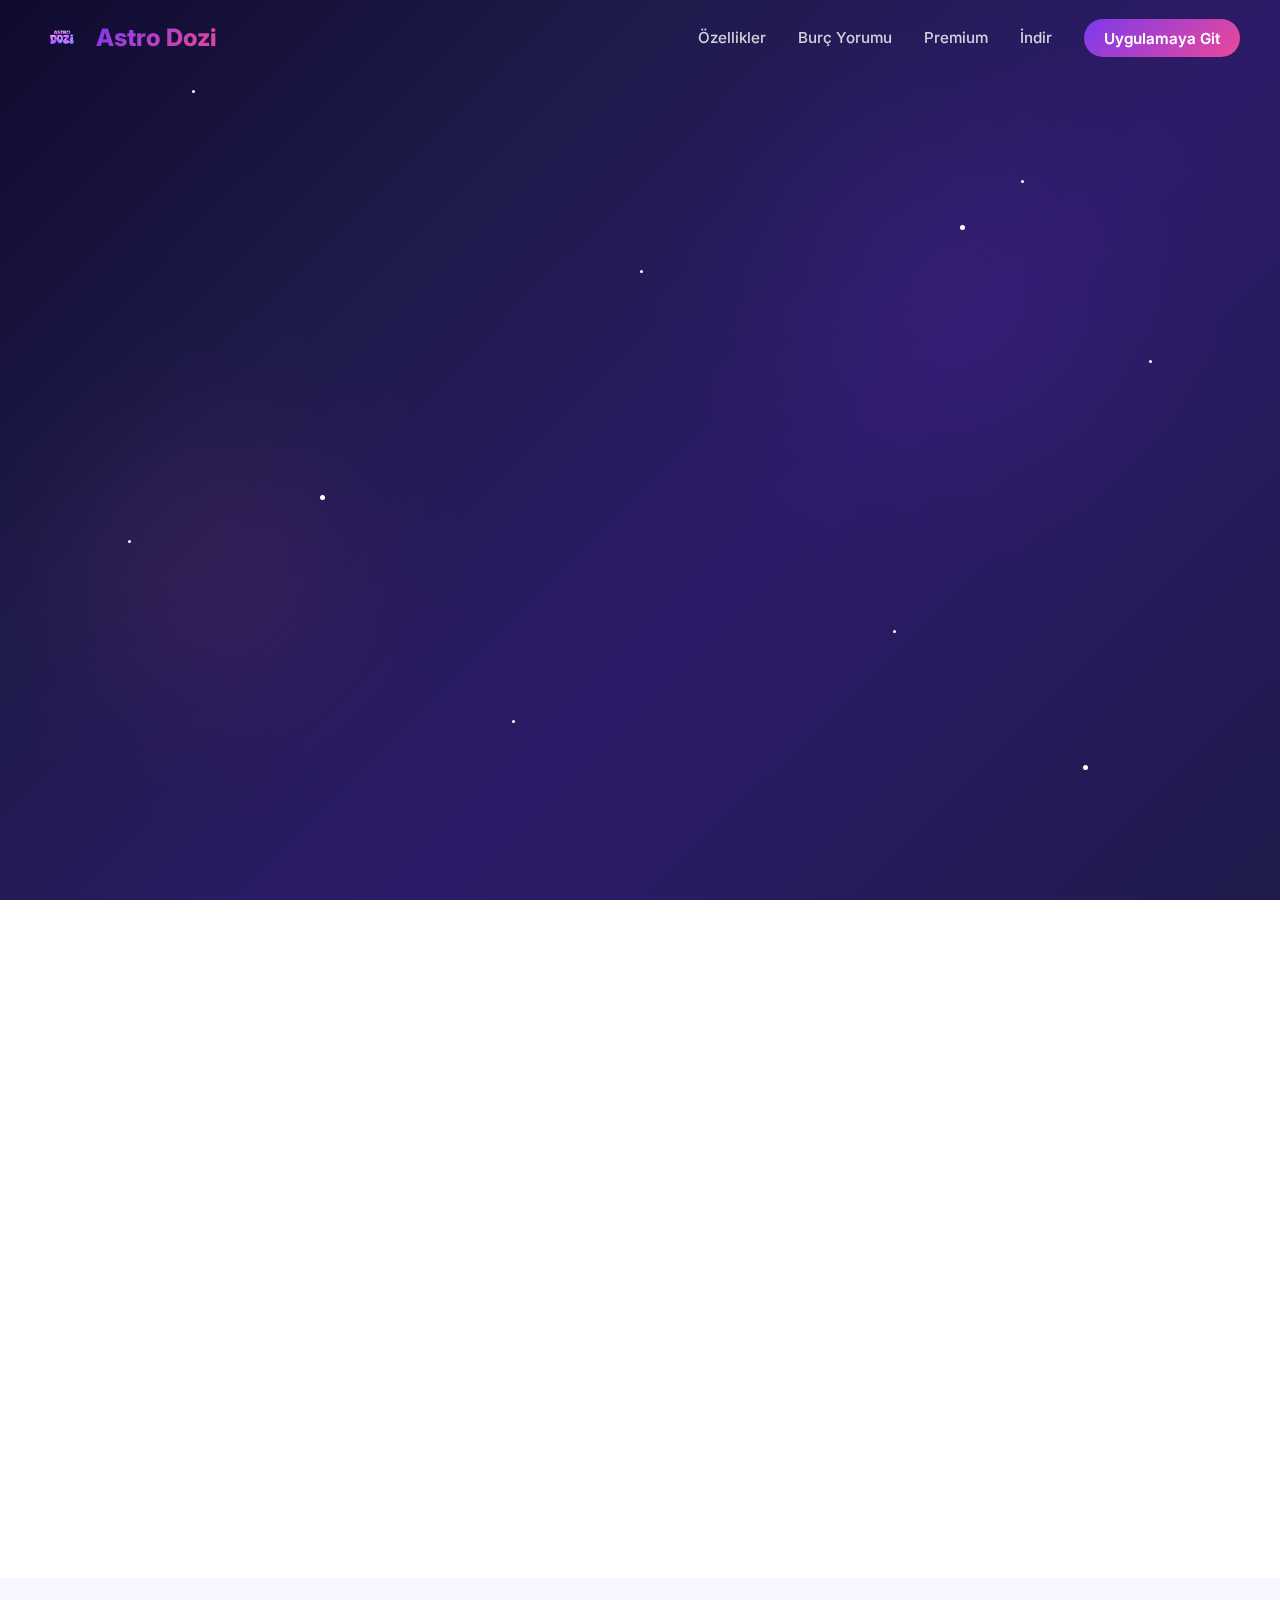
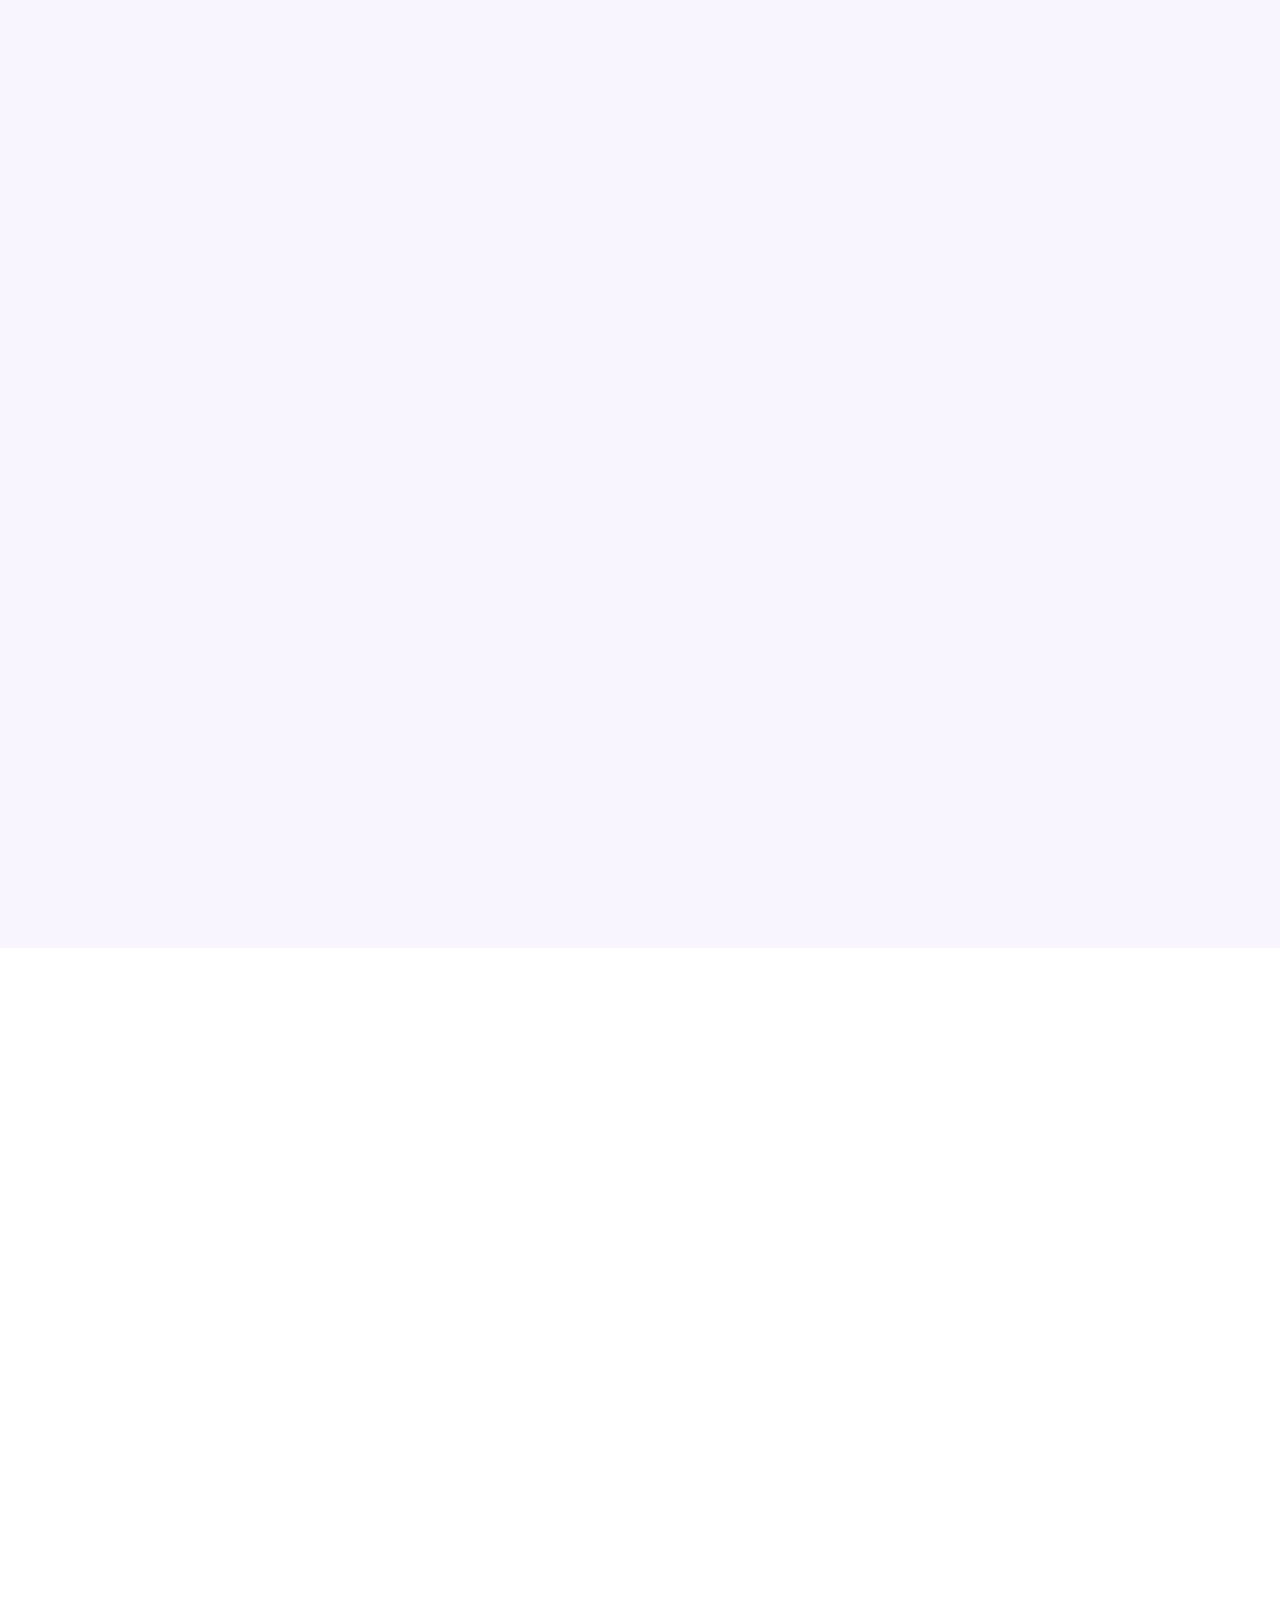
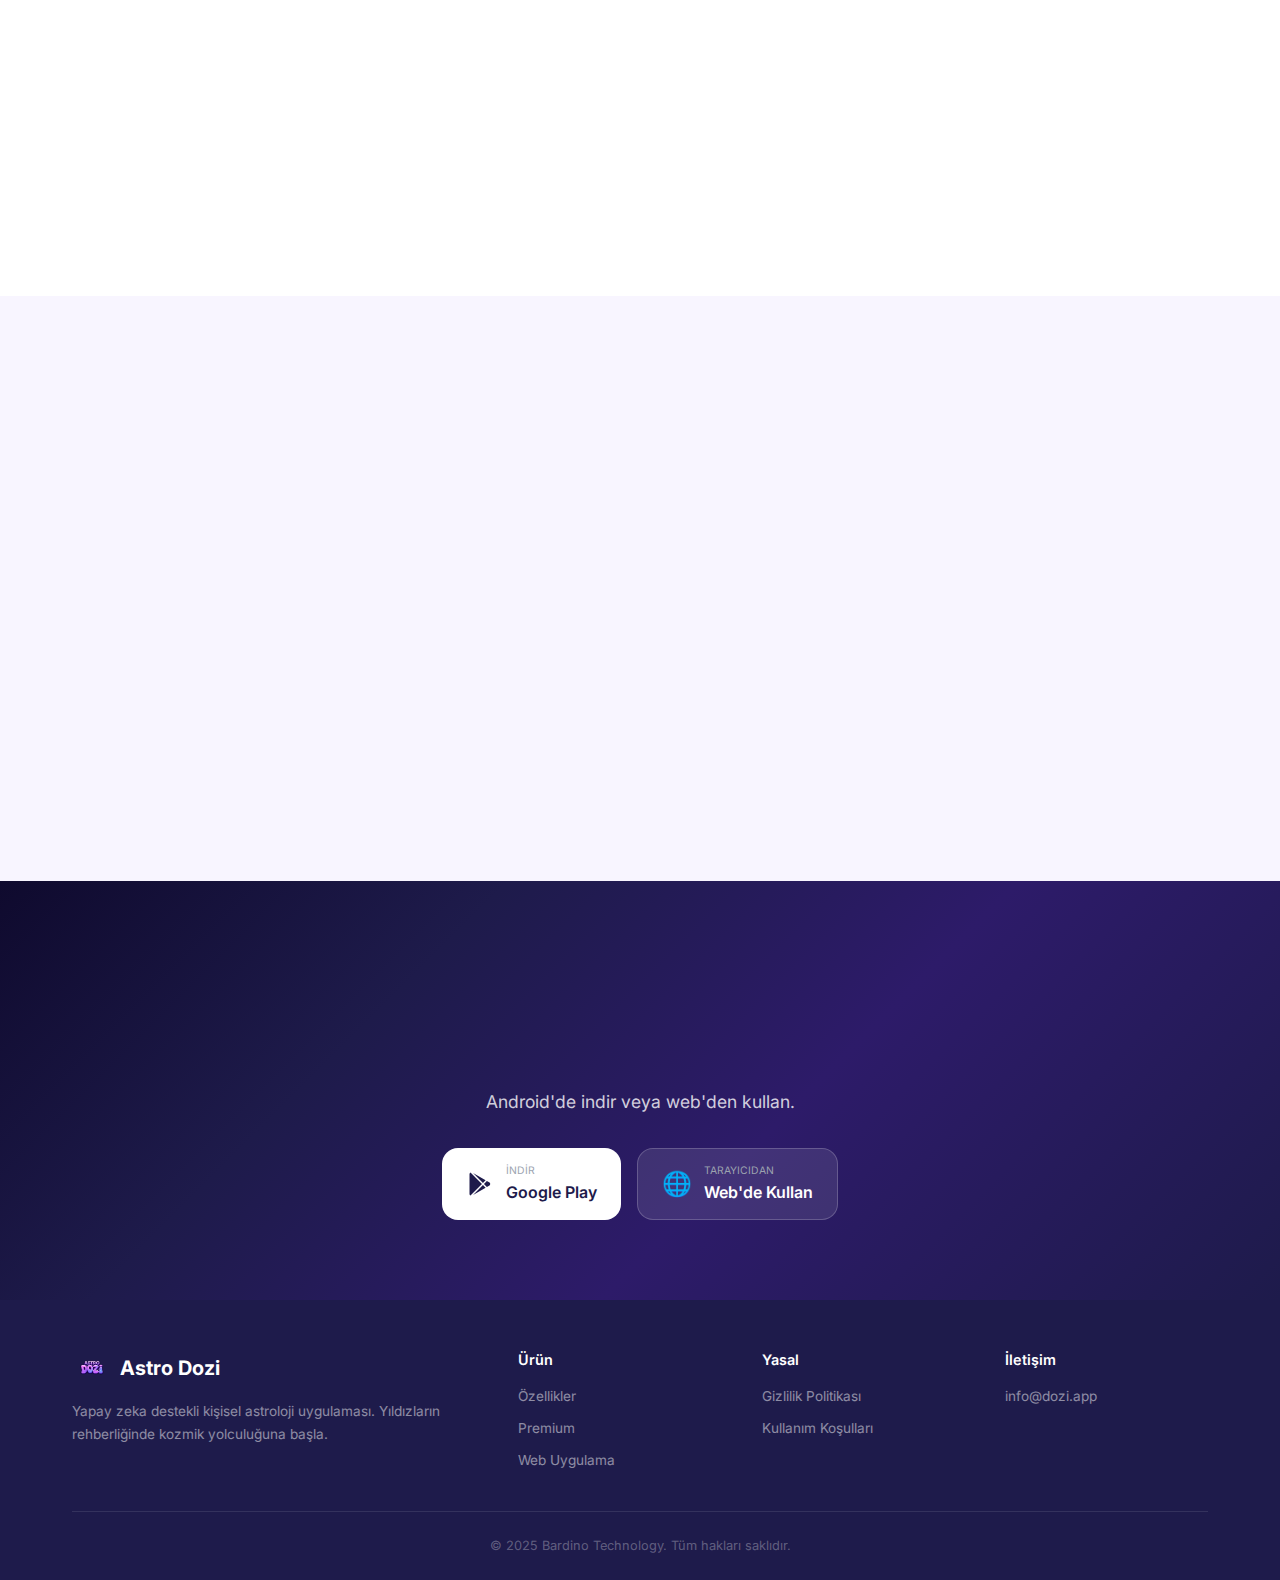
<file: index.html>
<!DOCTYPE html>
<html lang="tr">
<head>
    <meta charset="UTF-8">
    <meta name="viewport" content="width=device-width, initial-scale=1.0, maximum-scale=1.0, user-scalable=no">
    <meta name="description" content="Astro Dozi - Yapay zeka destekli kişisel astroloji uygulaması. Günlük burç yorumları, tarot falı, doğum haritası ve daha fazlası.">
    <meta name="keywords" content="burç yorumu, günlük burç, tarot falı, astroloji, doğum haritası, burç uyumu, yıldız haritası">
    <meta name="author" content="Bardino Technology">
    <meta name="robots" content="index, follow">
    <meta property="og:type" content="website">
    <meta property="og:url" content="https://astro.dozi.app/">
    <meta property="og:title" content="Astro Dozi - Yapay Zeka Destekli Astroloji">
    <meta property="og:description" content="Kişisel burç yorumların, tarot falın ve kozmik rehberliğin tek adresi.">
    <meta property="og:image" content="https://astro.dozi.app/assets/astro_dozi_main.png">
    <meta name="twitter:card" content="summary_large_image">
    <meta name="twitter:title" content="Astro Dozi - Yapay Zeka Destekli Astroloji">
    <meta name="twitter:description" content="Kişisel burç yorumların, tarot falın ve kozmik rehberliğin tek adresi.">
    <meta name="theme-color" content="#7C3AED">
    <title>Astro Dozi - Yapay Zeka Destekli Astroloji</title>
    <link rel="icon" type="image/png" href="assets/astro_dozi_icon_fg.png">
    <link rel="apple-touch-icon" href="assets/astro_dozi_icon_fg.png">
    <link rel="manifest" href="manifest.json">
    <link rel="preconnect" href="https://fonts.googleapis.com">
    <link rel="preconnect" href="https://fonts.gstatic.com" crossorigin>
    <link href="https://fonts.googleapis.com/css2?family=Inter:wght@300;400;500;600;700;800;900&display=swap" rel="stylesheet">
    <link rel="stylesheet" href="css/style.css">
</head>
<body>
    <!-- Navbar -->
    <nav class="navbar" id="navbar">
        <div class="nav-container">
            <a href="/" class="nav-logo">
                <img src="assets/astro_dozi_icon_fg.png" alt="Astro Dozi">
                <span>Astro Dozi</span>
            </a>
            <ul class="nav-links" id="navLinks">
                <li><a href="#features">Özellikler</a></li>
                <li><a href="#horoscope">Burç Yorumu</a></li>
                <li><a href="#pricing">Premium</a></li>
                <li><a href="#download">İndir</a></li>
                <li><a href="app.html" class="nav-cta" id="navAppBtn">Uygulamaya Git</a></li>
            </ul>
            <button class="mobile-menu-btn" id="mobileMenuBtn">
                <span></span><span></span><span></span>
            </button>
        </div>
    </nav>

    <!-- Particle Canvas -->
    <canvas id="particleCanvas"></canvas>

    <!-- Hero Section -->
    <section class="hero" id="hero">
        <div class="cosmic-bg">
            <div class="shooting-star" style="top:15%;left:10%;animation-delay:0s"></div>
            <div class="shooting-star" style="top:35%;left:60%;animation-delay:2s"></div>
            <div class="shooting-star" style="top:65%;left:30%;animation-delay:4s"></div>
            <div class="nebula nebula-1"></div>
            <div class="nebula nebula-2"></div>
            <div class="star" style="top:10%;left:15%;animation-delay:0s"></div>
            <div class="star" style="top:20%;right:20%;animation-delay:1s"></div>
            <div class="star" style="top:60%;left:10%;animation-delay:2s"></div>
            <div class="star" style="top:40%;right:10%;animation-delay:0.5s"></div>
            <div class="star" style="top:80%;left:40%;animation-delay:1.5s"></div>
            <div class="star" style="top:30%;left:50%;animation-delay:3s"></div>
            <div class="star" style="top:70%;right:30%;animation-delay:2.5s"></div>
            <div class="star star-lg" style="top:25%;left:75%;animation-delay:0.8s"></div>
            <div class="star star-lg" style="top:55%;left:25%;animation-delay:1.8s"></div>
            <div class="star star-lg" style="top:85%;right:15%;animation-delay:3.2s"></div>
        </div>
        <div class="hero-container">
            <div class="hero-content animate-on-scroll">
                <div class="hero-badge">
                    <span class="badge-icon pulse-glow">&#10024;</span>
                    <span>Yapay Zeka Destekli Astroloji</span>
                </div>
                <h1 class="hero-title-animate">Yıldızlar Sana<br><span class="gradient-text shimmer">Ne Söylüyor?</span></h1>
                <p class="hero-tagline">Kozmik rehberin cebinde.</p>
                <p class="hero-description">Kişisel burç yorumları, tarot falı, doğum haritası analizi ve daha fazlası. Yapay zeka ile desteklenen en kapsamlı astroloji deneyimi.</p>
                <div class="hero-stats">
                    <div class="hero-stat">
                        <div class="hero-stat-value counter" data-target="12">0</div>
                        <div class="hero-stat-label">Burç Yorumu</div>
                    </div>
                    <div class="hero-stat">
                        <div class="hero-stat-value counter" data-target="22">0</div>
                        <div class="hero-stat-label">Tarot Kartı</div>
                    </div>
                    <div class="hero-stat">
                        <div class="hero-stat-value">AI</div>
                        <div class="hero-stat-label">Yapay Zeka</div>
                    </div>
                </div>
                <div class="hero-buttons">
                    <a href="app.html" class="btn-primary btn-glow">
                        <span>&#9734;</span>
                        <span>Ücretsiz Dene</span>
                    </a>
                    <a href="https://play.google.com/store/apps/details?id=com.bardino.zodi" class="btn-secondary" target="_blank">
                        <span>&#9654;</span>
                        <span>Android İndir</span>
                    </a>
                </div>
            </div>
            <div class="hero-visual animate-on-scroll">
                <div class="hero-image-container">
                    <div class="orbit-ring orbit-ring-1"></div>
                    <div class="orbit-ring orbit-ring-2"></div>
                    <img src="assets/astro_dozi_main.png" alt="Astro Dozi" class="hero-image">
                    <div class="hero-glow"></div>
                </div>
                <div class="floating-card floating-card-1 glass-card">
                    <div class="floating-card-icon">&#9800;</div>
                    <div class="floating-card-text">Günlük Yorum</div>
                </div>
                <div class="floating-card floating-card-2 glass-card">
                    <div class="floating-card-icon">&#127183;</div>
                    <div class="floating-card-text">Tarot Falı</div>
                </div>
                <div class="floating-card floating-card-3 glass-card">
                    <div class="floating-card-icon">&#10024;</div>
                    <div class="floating-card-text">Yıldız Tozu</div>
                </div>
            </div>
        </div>
    </section>

    <!-- Zodiac Carousel -->
    <section class="zodiac-section" id="horoscope">
        <div class="container">
            <div class="section-header animate-on-scroll">
                <span class="section-badge">&#9734; Günlük Burç Yorumları</span>
                <h2>Burcunu Seç,<br><span class="gradient-text">Yorumunu Oku</span></h2>
                <p class="section-desc">Her gün yapay zeka tarafından oluşturulan kişisel burç yorumların.</p>
            </div>
            <div class="zodiac-grid">
                <button class="zodiac-card" data-sign="koc" onclick="location.href='app.html?sign=aries'">
                    <span class="zodiac-emoji">&#9800;</span>
                    <span class="zodiac-name">Koç</span>
                    <span class="zodiac-date">21 Mar - 19 Nis</span>
                </button>
                <button class="zodiac-card" data-sign="boga" onclick="location.href='app.html?sign=taurus'">
                    <span class="zodiac-emoji">&#9801;</span>
                    <span class="zodiac-name">Boğa</span>
                    <span class="zodiac-date">20 Nis - 20 May</span>
                </button>
                <button class="zodiac-card" data-sign="ikizler" onclick="location.href='app.html?sign=gemini'">
                    <span class="zodiac-emoji">&#9802;</span>
                    <span class="zodiac-name">İkizler</span>
                    <span class="zodiac-date">21 May - 20 Haz</span>
                </button>
                <button class="zodiac-card" data-sign="yengec" onclick="location.href='app.html?sign=cancer'">
                    <span class="zodiac-emoji">&#9803;</span>
                    <span class="zodiac-name">Yengeç</span>
                    <span class="zodiac-date">21 Haz - 22 Tem</span>
                </button>
                <button class="zodiac-card" data-sign="aslan" onclick="location.href='app.html?sign=leo'">
                    <span class="zodiac-emoji">&#9804;</span>
                    <span class="zodiac-name">Aslan</span>
                    <span class="zodiac-date">23 Tem - 22 Ağu</span>
                </button>
                <button class="zodiac-card" data-sign="basak" onclick="location.href='app.html?sign=virgo'">
                    <span class="zodiac-emoji">&#9805;</span>
                    <span class="zodiac-name">Başak</span>
                    <span class="zodiac-date">23 Ağu - 22 Eyl</span>
                </button>
                <button class="zodiac-card" data-sign="terazi" onclick="location.href='app.html?sign=libra'">
                    <span class="zodiac-emoji">&#9806;</span>
                    <span class="zodiac-name">Terazi</span>
                    <span class="zodiac-date">23 Eyl - 22 Eki</span>
                </button>
                <button class="zodiac-card" data-sign="akrep" onclick="location.href='app.html?sign=scorpio'">
                    <span class="zodiac-emoji">&#9807;</span>
                    <span class="zodiac-name">Akrep</span>
                    <span class="zodiac-date">23 Eki - 21 Kas</span>
                </button>
                <button class="zodiac-card" data-sign="yay" onclick="location.href='app.html?sign=sagittarius'">
                    <span class="zodiac-emoji">&#9808;</span>
                    <span class="zodiac-name">Yay</span>
                    <span class="zodiac-date">22 Kas - 21 Ara</span>
                </button>
                <button class="zodiac-card" data-sign="oglak" onclick="location.href='app.html?sign=capricorn'">
                    <span class="zodiac-emoji">&#9809;</span>
                    <span class="zodiac-name">Oğlak</span>
                    <span class="zodiac-date">22 Ara - 19 Oca</span>
                </button>
                <button class="zodiac-card" data-sign="kova" onclick="location.href='app.html?sign=aquarius'">
                    <span class="zodiac-emoji">&#9810;</span>
                    <span class="zodiac-name">Kova</span>
                    <span class="zodiac-date">20 Oca - 18 Şub</span>
                </button>
                <button class="zodiac-card" data-sign="balik" onclick="location.href='app.html?sign=pisces'">
                    <span class="zodiac-emoji">&#9811;</span>
                    <span class="zodiac-name">Balık</span>
                    <span class="zodiac-date">19 Şub - 20 Mar</span>
                </button>
            </div>
        </div>
    </section>

    <!-- Features Section -->
    <section class="features" id="features">
        <div class="container">
            <div class="section-header animate-on-scroll">
                <span class="section-badge">&#10024; Özellikler</span>
                <h2>Kozmik Güçler<br><span class="gradient-text">Parmaklarının Ucunda</span></h2>
                <p class="section-desc">Astrolojinin tüm derinliklerini keşfedin.</p>
            </div>
            <div class="features-grid">
                <div class="feature-card glass-feature">
                    <div class="feature-icon">&#9734;</div>
                    <h3>Günlük Burç Yorumu</h3>
                    <p>Her gün yapay zeka ile oluşturulan detaylı ve kişisel burç yorumları.</p>
                    <span class="feature-badge free">Ücretsiz</span>
                </div>
                <div class="feature-card glass-feature">
                    <div class="feature-icon">&#127183;</div>
                    <h3>Tarot Falı</h3>
                    <p>22 Major Arcana kartından 3 kart seçerek geleceğine ışık tut.</p>
                    <span class="feature-badge coin">5 Yıldız Tozu</span>
                </div>
                <div class="feature-card glass-feature">
                    <div class="feature-icon">&#128302;</div>
                    <h3>Doğum Haritası</h3>
                    <p>Güneş, ay ve yükselen burcunu öğren. Kozmik kimliğini keşfet.</p>
                    <span class="feature-badge coin">10 Yıldız Tozu</span>
                </div>
                <div class="feature-card glass-feature">
                    <div class="feature-icon">&#10084;</div>
                    <h3>Burç Uyumu</h3>
                    <p>Sevgilinle, arkadaşınla veya iş arkadaşınla burç uyumunu kontrol et.</p>
                    <span class="feature-badge coin">5 Yıldız Tozu</span>
                </div>
                <div class="feature-card glass-feature">
                    <div class="feature-icon">&#10024;</div>
                    <h3>Aura Okuma</h3>
                    <p>Enerji alanını analiz et. Auranın rengi ve anlamı hakkında bilgi al.</p>
                    <span class="feature-badge coin">8 Yıldız Tozu</span>
                </div>
                <div class="feature-card glass-feature">
                    <div class="feature-icon">&#127744;</div>
                    <h3>Geçmiş Yaşam</h3>
                    <p>Önceki yaşamlarındaki deneyimlerini ve karmik bağlarını keşfet.</p>
                    <span class="feature-badge coin">12 Yıldız Tozu</span>
                </div>
                <div class="feature-card glass-feature">
                    <div class="feature-icon">&#127752;</div>
                    <h3>Çakra Analizi</h3>
                    <p>7 çakranın durumunu analiz et. Enerji dengesini öğren.</p>
                    <span class="feature-badge coin">8 Yıldız Tozu</span>
                </div>
                <div class="feature-card glass-feature">
                    <div class="feature-icon">&#128736;</div>
                    <h3>Yaşam Yolu</h3>
                    <p>Numerolojik yaşam yolunu hesapla. Kaderin sana ne söylüyor?</p>
                    <span class="feature-badge coin">10 Yıldız Tozu</span>
                </div>
            </div>
        </div>
    </section>

    <!-- Pricing Section -->
    <section class="pricing" id="pricing">
        <div class="container">
            <div class="section-header animate-on-scroll">
                <span class="section-badge">&#128142; Premium</span>
                <h2>Kozmik Yolculuğunda<br><span class="gradient-text">Seviye Atla</span></h2>
                <p class="section-desc">Tüm özelliklere sınır olmadan eriş.</p>
            </div>
            <div class="pricing-grid">
                <div class="pricing-card animate-on-scroll">
                    <div class="pricing-icon">&#9734;</div>
                    <h3>Standart</h3>
                    <div class="pricing-price">
                        <span class="pricing-amount">Ücretsiz</span>
                    </div>
                    <ul class="pricing-features">
                        <li>Günlük burç yorumu</li>
                        <li>Günlük 5 Yıldız Tozu</li>
                        <li>Reklam ile Yıldız Tozu kazan</li>
                        <li>Temel özellikler</li>
                    </ul>
                    <a href="app.html" class="pricing-btn">Başla</a>
                </div>
                <div class="pricing-card popular animate-on-scroll">
                    <span class="pricing-badge-tag">En Popüler</span>
                    <div class="pricing-icon">&#128142;</div>
                    <h3>Elmas</h3>
                    <div class="pricing-price">
                        <span class="pricing-amount">&#8378;349,99</span>
                        <span class="pricing-period">/ ay</span>
                    </div>
                    <ul class="pricing-features">
                        <li>Tüm özellikler açık</li>
                        <li>Günlük 30 Yıldız Tozu</li>
                        <li>Reklamsız deneyim</li>
                        <li>Öncelikli AI yorumlar</li>
                        <li>Haftalık &amp; aylık yorumlar</li>
                    </ul>
                    <a href="app.html?plan=diamond" class="pricing-btn">Elmas Ol</a>
                </div>
                <div class="pricing-card animate-on-scroll">
                    <div class="pricing-icon">&#128081;</div>
                    <h3>Platinyum</h3>
                    <div class="pricing-price">
                        <span class="pricing-amount">&#8378;599,99</span>
                        <span class="pricing-period">/ ay</span>
                    </div>
                    <ul class="pricing-features">
                        <li>Elmas'ın tüm özellikleri</li>
                        <li>Günlük 50 Yıldız Tozu</li>
                        <li>Sınırsız AI sohbet</li>
                        <li>VIP destek</li>
                        <li>Erken erişim özellikleri</li>
                    </ul>
                    <a href="app.html?plan=platinum" class="pricing-btn">Platinyum Ol</a>
                </div>
            </div>
        </div>
    </section>

    <!-- iPhone Waitlist Section -->
    <section class="waitlist" id="waitlist">
        <div class="container">
            <div class="waitlist-card animate-on-scroll">
                <div class="waitlist-icon">&#127822;</div>
                <h2>iPhone Kullanıcısın?</h2>
                <p>iOS uygulaması yakında geliyor! E-posta adresini bırak, ilk sen haber al.</p>
                <form class="waitlist-form" id="waitlistForm">
                    <input type="email" placeholder="E-posta adresin" required id="waitlistEmail">
                    <button type="submit" class="btn-primary">
                        <span>Beni Bilgilendir</span>
                    </button>
                </form>
                <p class="waitlist-note" id="waitlistNote">Spam gönderilmez. Sadece iOS çıktığında haber veririz.</p>
            </div>
        </div>
    </section>

    <!-- Download Section -->
    <section class="download-section" id="download">
        <div class="container">
            <h2 class="animate-on-scroll">Kozmik Yolculuğuna<br><span class="gradient-text">Şimdi Başla</span></h2>
            <p>Android'de indir veya web'den kullan.</p>
            <div class="download-buttons">
                <a href="https://play.google.com/store/apps/details?id=com.bardino.zodi" class="store-btn" target="_blank">
                    <svg width="28" height="28" viewBox="0 0 24 24" fill="currentColor"><path d="M3,20.5V3.5C3,2.91 3.34,2.39 3.84,2.15L13.69,12L3.84,21.85C3.34,21.6 3,21.09 3,20.5M16.81,15.12L6.05,21.34L14.54,12.85L16.81,15.12M20.16,10.81C20.5,11.08 20.75,11.5 20.75,12C20.75,12.5 20.53,12.9 20.18,13.18L17.89,14.5L15.39,12L17.89,9.5L20.16,10.81M6.05,2.66L16.81,8.88L14.54,11.15L6.05,2.66Z"/></svg>
                    <div class="store-btn-text">
                        <span class="store-btn-small">İNDİR</span>
                        <span class="store-btn-large">Google Play</span>
                    </div>
                </a>
                <a href="app.html" class="store-btn web-btn">
                    <span class="web-icon">&#127760;</span>
                    <div class="store-btn-text">
                        <span class="store-btn-small">TARAYICIDAN</span>
                        <span class="store-btn-large">Web'de Kullan</span>
                    </div>
                </a>
            </div>
        </div>
    </section>

    <!-- Footer -->
    <footer class="footer">
        <div class="container">
            <div class="footer-grid">
                <div class="footer-brand">
                    <div class="footer-logo">
                        <img src="assets/astro_dozi_icon_fg.png" alt="Astro Dozi" height="40">
                        <span>Astro Dozi</span>
                    </div>
                    <p>Yapay zeka destekli kişisel astroloji uygulaması. Yıldızların rehberliğinde kozmik yolculuğuna başla.</p>
                </div>
                <div class="footer-links">
                    <h4>Ürün</h4>
                    <ul>
                        <li><a href="#features">Özellikler</a></li>
                        <li><a href="#pricing">Premium</a></li>
                        <li><a href="app.html">Web Uygulama</a></li>
                    </ul>
                </div>
                <div class="footer-links">
                    <h4>Yasal</h4>
                    <ul>
                        <li><a href="privacy-policy.html">Gizlilik Politikası</a></li>
                        <li><a href="terms-of-use.html">Kullanım Koşulları</a></li>
                    </ul>
                </div>
                <div class="footer-links">
                    <h4>İletişim</h4>
                    <ul>
                        <li><a href="mailto:info@dozi.app">info@dozi.app</a></li>
                    </ul>
                </div>
            </div>
            <div class="footer-bottom">
                <p>&copy; 2025 Bardino Technology. Tüm hakları saklıdır.</p>
            </div>
        </div>
    </footer>

    <script src="js/landing.js"></script>
</body>
</html>
</file>
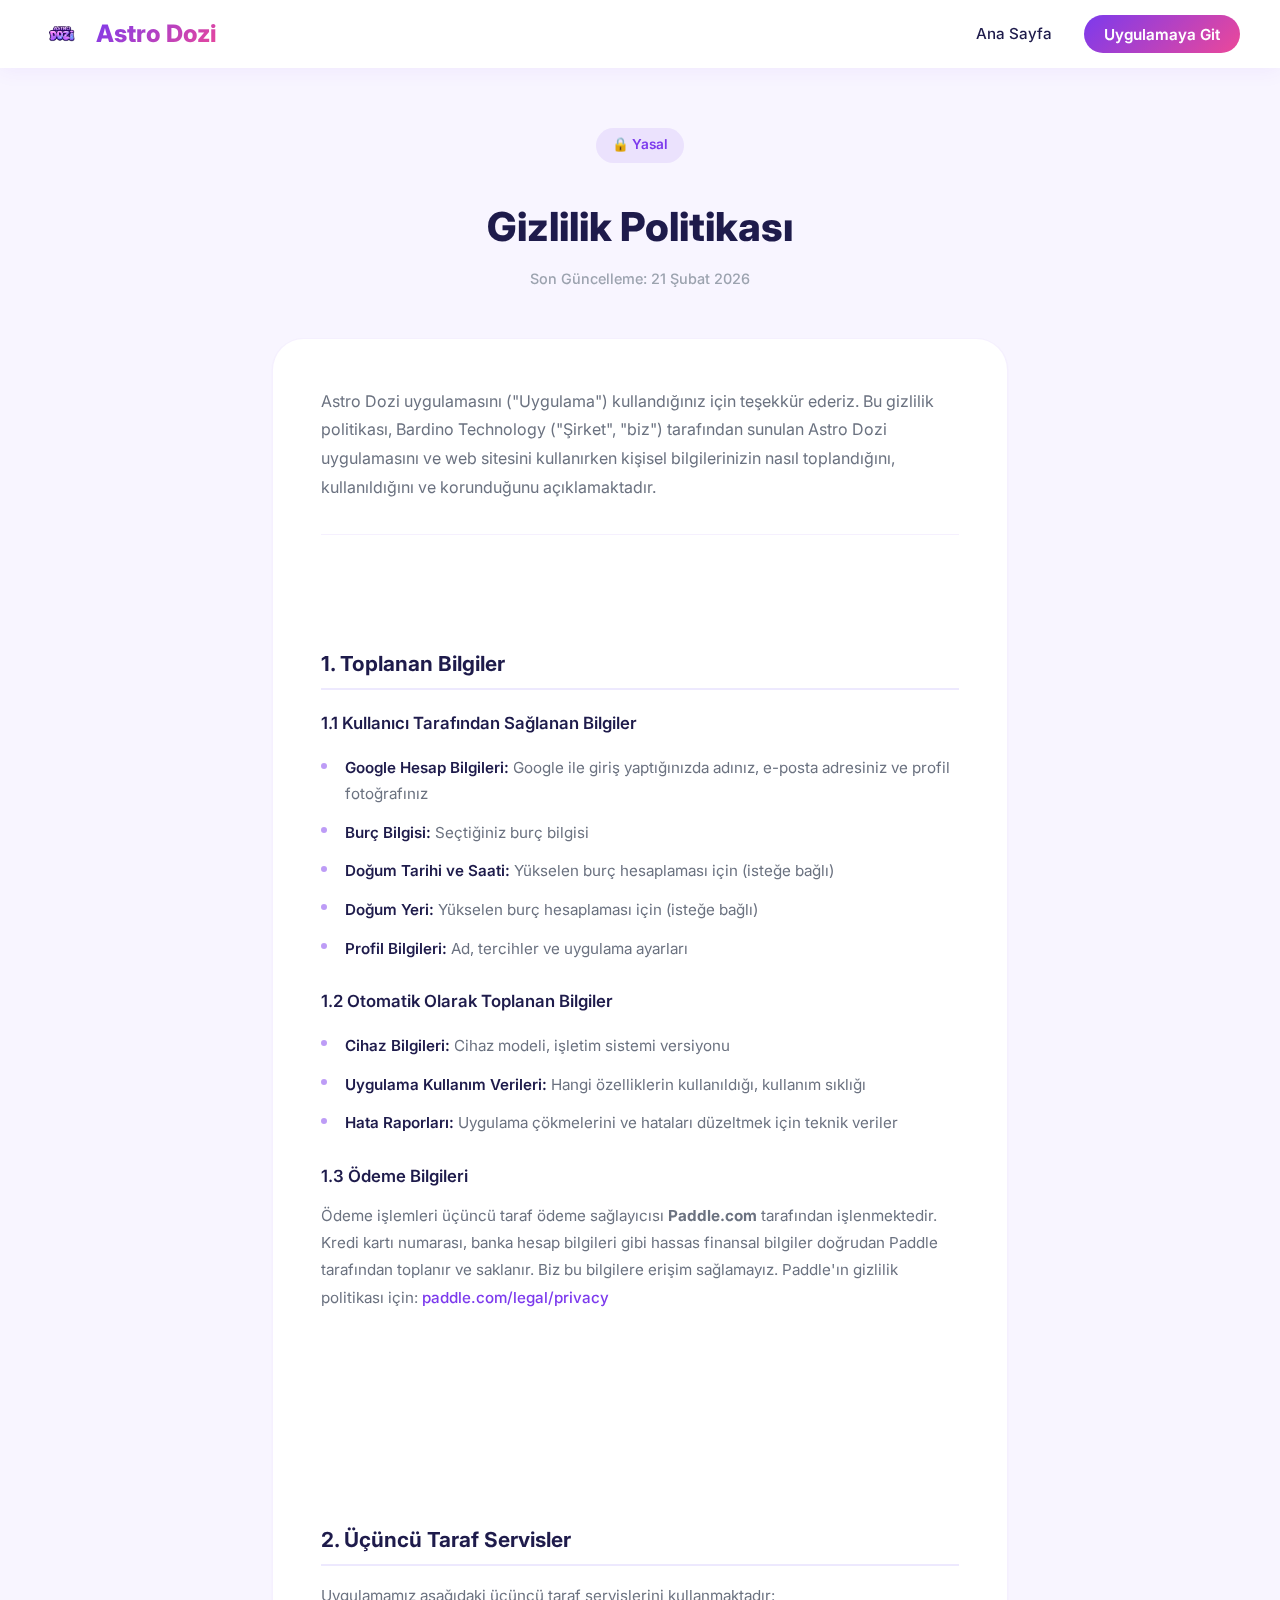
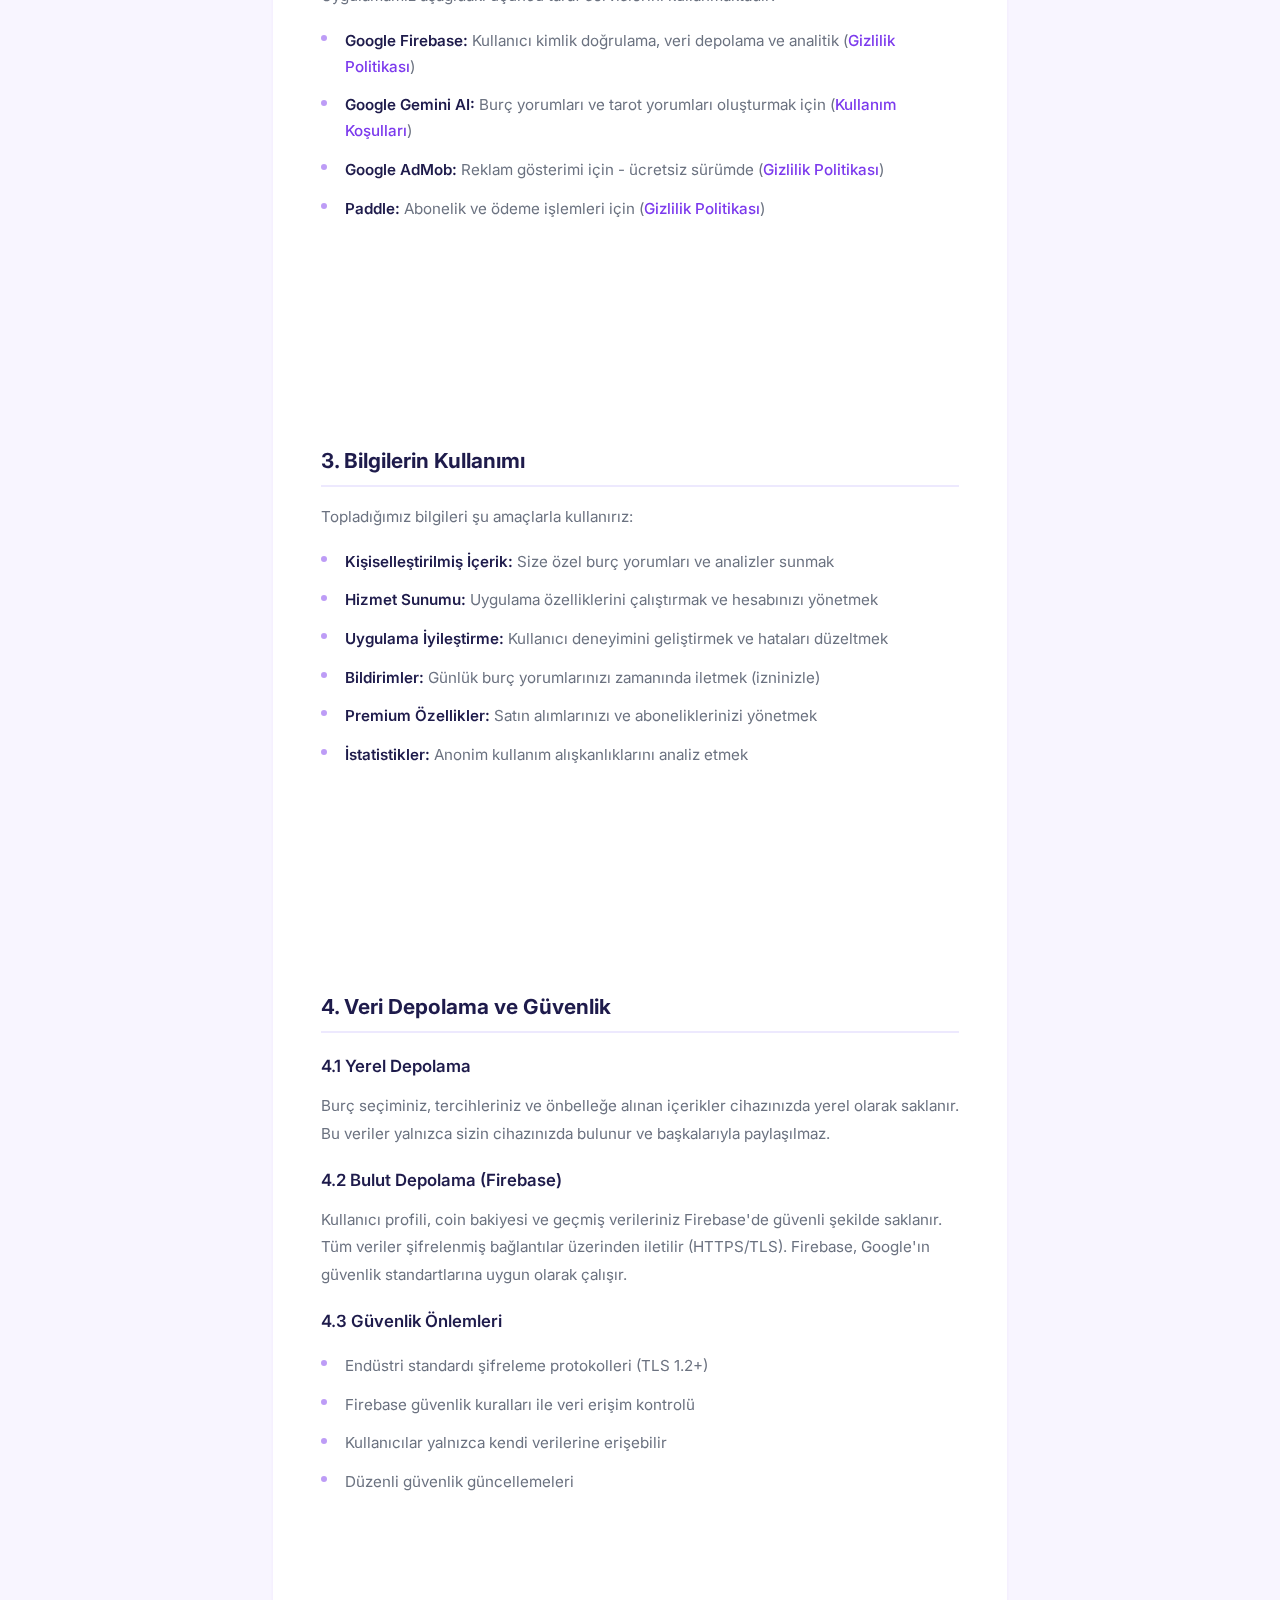
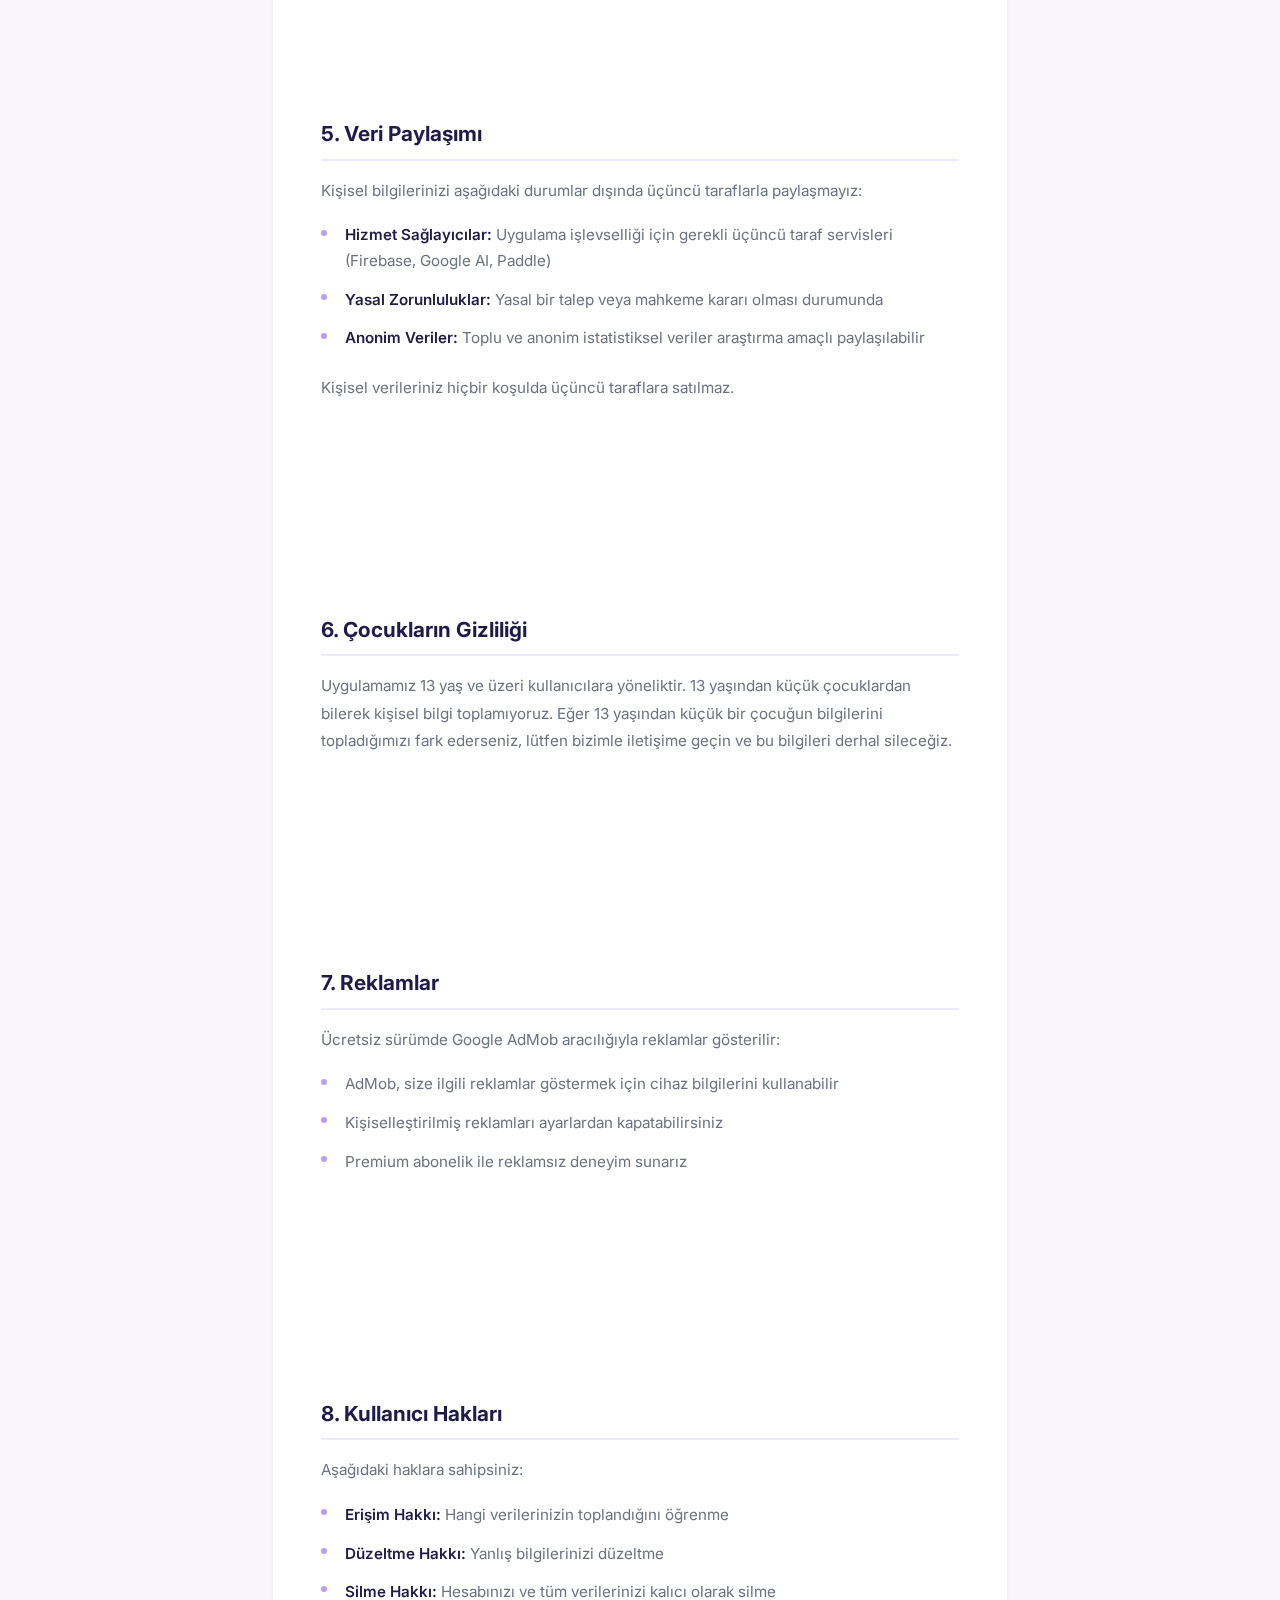
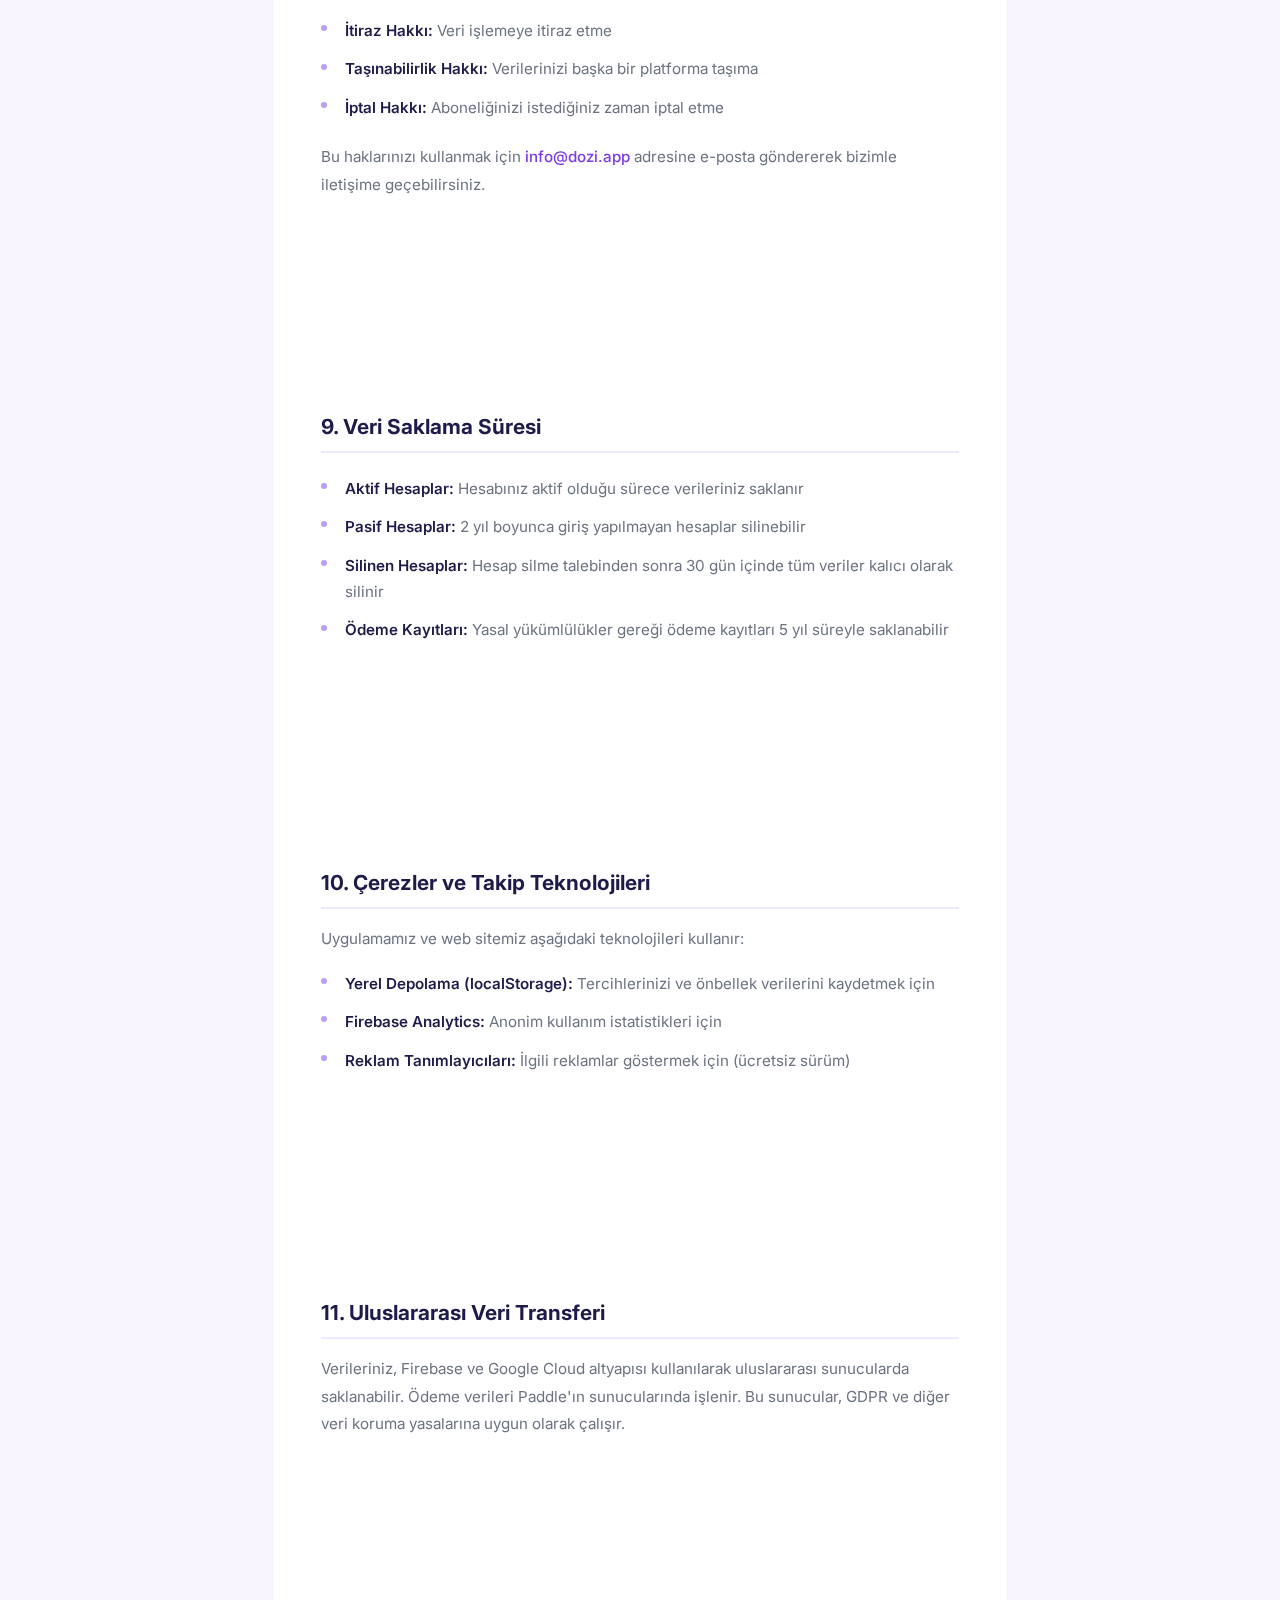
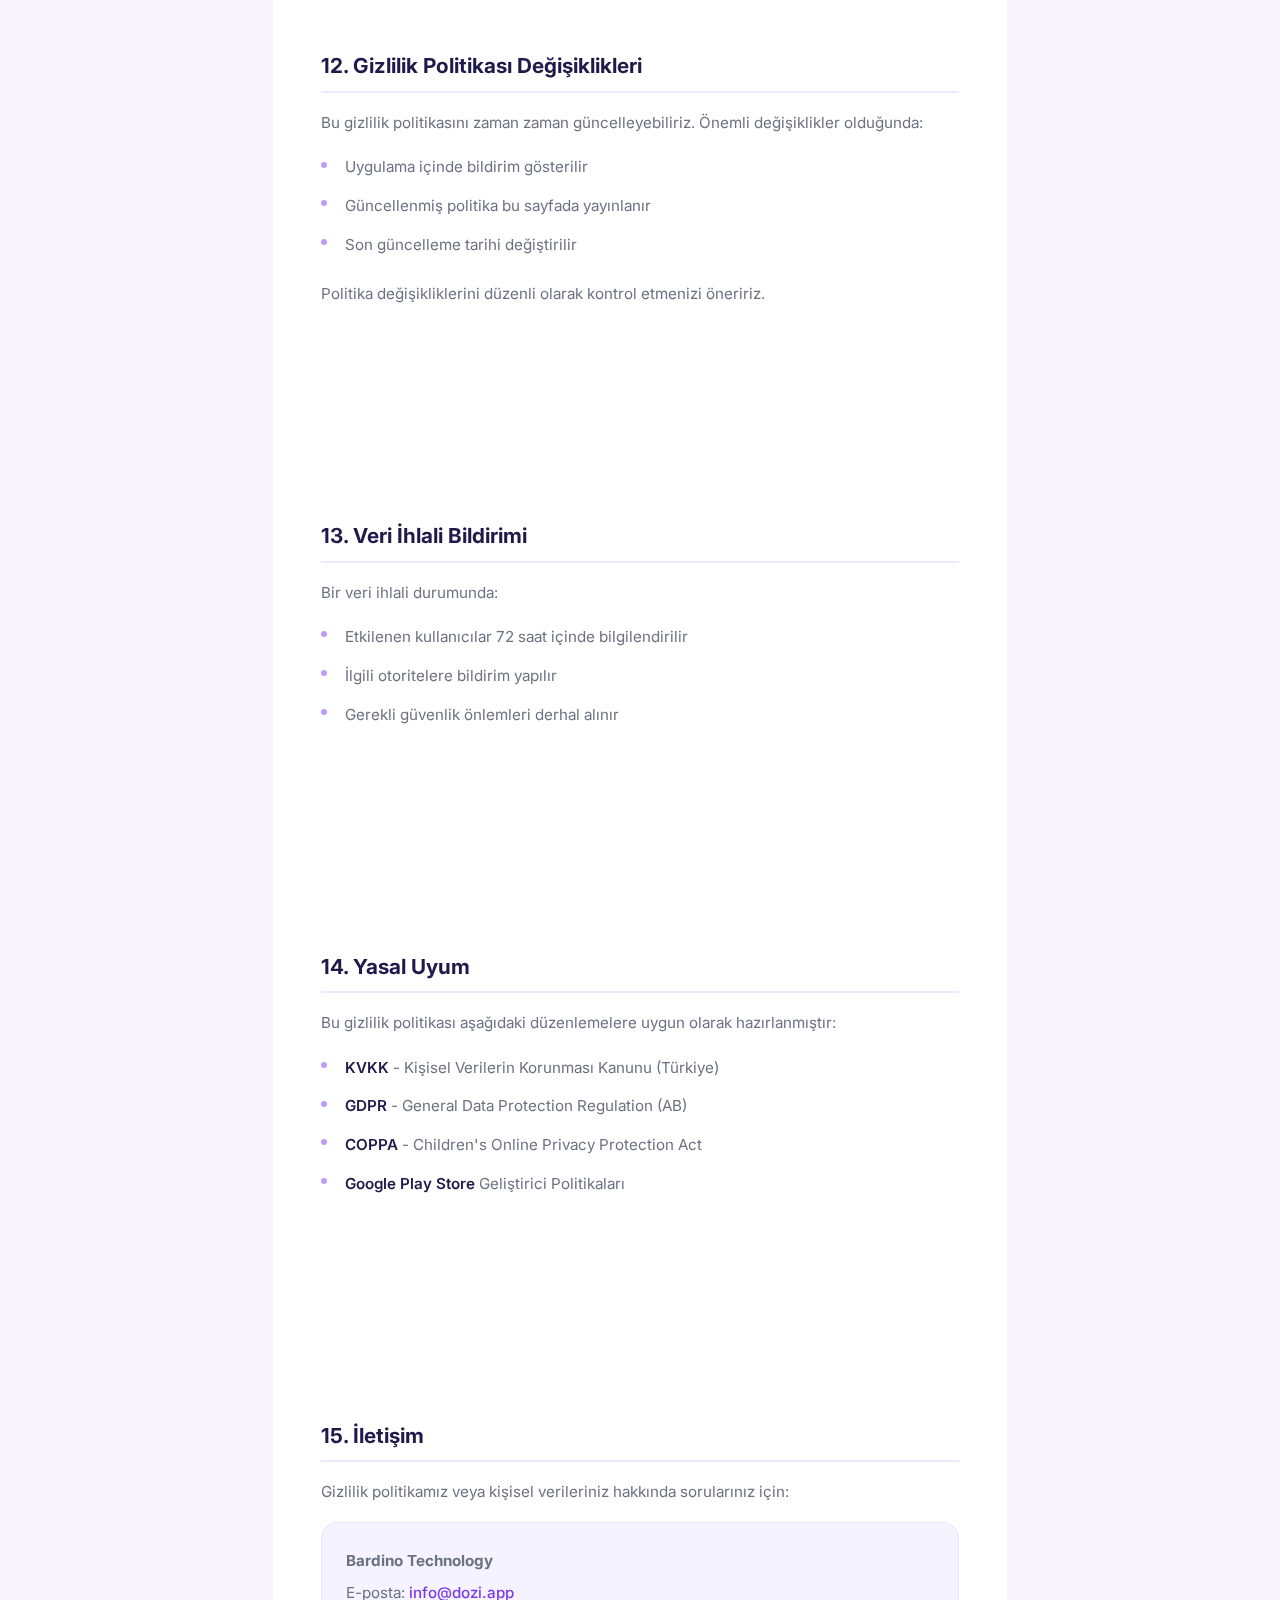
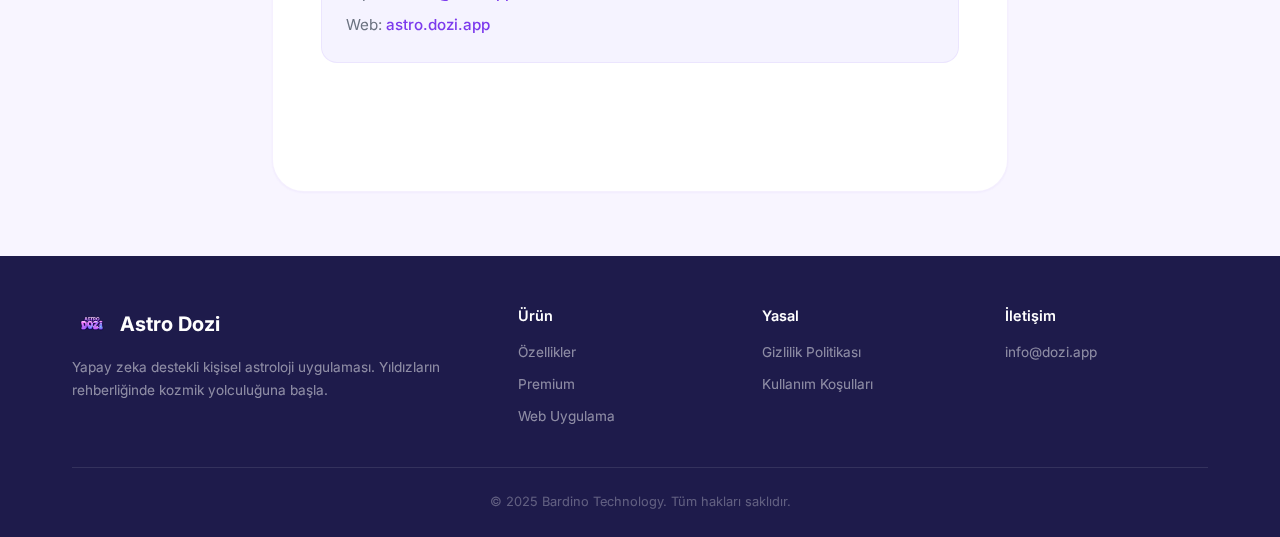
<file: privacy-policy.html>
<!DOCTYPE html>
<html lang="tr">
<head>
    <meta charset="UTF-8">
    <meta name="viewport" content="width=device-width, initial-scale=1.0">
    <meta name="description" content="Astro Dozi Gizlilik Politikası - Kişisel verilerinizin nasıl toplandığını, kullanıldığını ve korunduğunu açıklar.">
    <meta name="robots" content="index, follow">
    <meta property="og:type" content="website">
    <meta property="og:url" content="https://astro.dozi.app/privacy-policy.html">
    <meta property="og:title" content="Gizlilik Politikası - Astro Dozi">
    <meta property="og:description" content="Astro Dozi uygulamasının gizlilik politikası.">
    <meta name="theme-color" content="#7C3AED">
    <title>Gizlilik Politikası - Astro Dozi</title>
    <link rel="icon" type="image/png" href="assets/astro_dozi_icon_fg.png">
    <link rel="apple-touch-icon" href="assets/astro_dozi_icon_fg.png">
    <link rel="preconnect" href="https://fonts.googleapis.com">
    <link rel="preconnect" href="https://fonts.gstatic.com" crossorigin>
    <link href="https://fonts.googleapis.com/css2?family=Inter:wght@300;400;500;600;700;800;900&display=swap" rel="stylesheet">
    <link rel="stylesheet" href="css/style.css">
    <link rel="stylesheet" href="css/legal.css">
</head>
<body>
    <!-- Navbar -->
    <nav class="navbar scrolled">
        <div class="nav-container">
            <a href="/" class="nav-logo">
                <img src="assets/astro_dozi_icon_fg.png" alt="Astro Dozi">
                <span>Astro Dozi</span>
            </a>
            <ul class="nav-links">
                <li><a href="/">Ana Sayfa</a></li>
                <li><a href="app.html" class="nav-cta">Uygulamaya Git</a></li>
            </ul>
            <button class="mobile-menu-btn" id="mobileMenuBtn">
                <span></span><span></span><span></span>
            </button>
        </div>
    </nav>

    <!-- Legal Content -->
    <main class="legal-page">
        <div class="legal-container">
            <div class="legal-header">
                <span class="section-badge">&#128274; Yasal</span>
                <h1>Gizlilik Politikası</h1>
                <p class="legal-updated">Son Güncelleme: 21 Şubat 2026</p>
            </div>

            <div class="legal-content">
                <p class="legal-intro">Astro Dozi uygulamasını ("Uygulama") kullandığınız için teşekkür ederiz. Bu gizlilik politikası, Bardino Technology ("Şirket", "biz") tarafından sunulan Astro Dozi uygulamasını ve web sitesini kullanırken kişisel bilgilerinizin nasıl toplandığını, kullanıldığını ve korunduğunu açıklamaktadır.</p>

                <section class="legal-section">
                    <h2>1. Toplanan Bilgiler</h2>

                    <h3>1.1 Kullanıcı Tarafından Sağlanan Bilgiler</h3>
                    <ul>
                        <li><strong>Google Hesap Bilgileri:</strong> Google ile giriş yaptığınızda adınız, e-posta adresiniz ve profil fotoğrafınız</li>
                        <li><strong>Burç Bilgisi:</strong> Seçtiğiniz burç bilgisi</li>
                        <li><strong>Doğum Tarihi ve Saati:</strong> Yükselen burç hesaplaması için (isteğe bağlı)</li>
                        <li><strong>Doğum Yeri:</strong> Yükselen burç hesaplaması için (isteğe bağlı)</li>
                        <li><strong>Profil Bilgileri:</strong> Ad, tercihler ve uygulama ayarları</li>
                    </ul>

                    <h3>1.2 Otomatik Olarak Toplanan Bilgiler</h3>
                    <ul>
                        <li><strong>Cihaz Bilgileri:</strong> Cihaz modeli, işletim sistemi versiyonu</li>
                        <li><strong>Uygulama Kullanım Verileri:</strong> Hangi özelliklerin kullanıldığı, kullanım sıklığı</li>
                        <li><strong>Hata Raporları:</strong> Uygulama çökmelerini ve hataları düzeltmek için teknik veriler</li>
                    </ul>

                    <h3>1.3 Ödeme Bilgileri</h3>
                    <p>Ödeme işlemleri üçüncü taraf ödeme sağlayıcısı <strong>Paddle.com</strong> tarafından işlenmektedir. Kredi kartı numarası, banka hesap bilgileri gibi hassas finansal bilgiler doğrudan Paddle tarafından toplanır ve saklanır. Biz bu bilgilere erişim sağlamayız. Paddle'ın gizlilik politikası için: <a href="https://www.paddle.com/legal/privacy" target="_blank" rel="noopener">paddle.com/legal/privacy</a></p>
                </section>

                <section class="legal-section">
                    <h2>2. Üçüncü Taraf Servisler</h2>
                    <p>Uygulamamız aşağıdaki üçüncü taraf servislerini kullanmaktadır:</p>
                    <ul>
                        <li><strong>Google Firebase:</strong> Kullanıcı kimlik doğrulama, veri depolama ve analitik (<a href="https://firebase.google.com/support/privacy" target="_blank" rel="noopener">Gizlilik Politikası</a>)</li>
                        <li><strong>Google Gemini AI:</strong> Burç yorumları ve tarot yorumları oluşturmak için (<a href="https://ai.google.dev/terms" target="_blank" rel="noopener">Kullanım Koşulları</a>)</li>
                        <li><strong>Google AdMob:</strong> Reklam gösterimi için - ücretsiz sürümde (<a href="https://policies.google.com/privacy" target="_blank" rel="noopener">Gizlilik Politikası</a>)</li>
                        <li><strong>Paddle:</strong> Abonelik ve ödeme işlemleri için (<a href="https://www.paddle.com/legal/privacy" target="_blank" rel="noopener">Gizlilik Politikası</a>)</li>
                    </ul>
                </section>

                <section class="legal-section">
                    <h2>3. Bilgilerin Kullanımı</h2>
                    <p>Topladığımız bilgileri şu amaçlarla kullanırız:</p>
                    <ul>
                        <li><strong>Kişiselleştirilmiş İçerik:</strong> Size özel burç yorumları ve analizler sunmak</li>
                        <li><strong>Hizmet Sunumu:</strong> Uygulama özelliklerini çalıştırmak ve hesabınızı yönetmek</li>
                        <li><strong>Uygulama İyileştirme:</strong> Kullanıcı deneyimini geliştirmek ve hataları düzeltmek</li>
                        <li><strong>Bildirimler:</strong> Günlük burç yorumlarınızı zamanında iletmek (izninizle)</li>
                        <li><strong>Premium Özellikler:</strong> Satın alımlarınızı ve aboneliklerinizi yönetmek</li>
                        <li><strong>İstatistikler:</strong> Anonim kullanım alışkanlıklarını analiz etmek</li>
                    </ul>
                </section>

                <section class="legal-section">
                    <h2>4. Veri Depolama ve Güvenlik</h2>

                    <h3>4.1 Yerel Depolama</h3>
                    <p>Burç seçiminiz, tercihleriniz ve önbelleğe alınan içerikler cihazınızda yerel olarak saklanır. Bu veriler yalnızca sizin cihazınızda bulunur ve başkalarıyla paylaşılmaz.</p>

                    <h3>4.2 Bulut Depolama (Firebase)</h3>
                    <p>Kullanıcı profili, coin bakiyesi ve geçmiş verileriniz Firebase'de güvenli şekilde saklanır. Tüm veriler şifrelenmiş bağlantılar üzerinden iletilir (HTTPS/TLS). Firebase, Google'ın güvenlik standartlarına uygun olarak çalışır.</p>

                    <h3>4.3 Güvenlik Önlemleri</h3>
                    <ul>
                        <li>Endüstri standardı şifreleme protokolleri (TLS 1.2+)</li>
                        <li>Firebase güvenlik kuralları ile veri erişim kontrolü</li>
                        <li>Kullanıcılar yalnızca kendi verilerine erişebilir</li>
                        <li>Düzenli güvenlik güncellemeleri</li>
                    </ul>
                </section>

                <section class="legal-section">
                    <h2>5. Veri Paylaşımı</h2>
                    <p>Kişisel bilgilerinizi aşağıdaki durumlar dışında üçüncü taraflarla paylaşmayız:</p>
                    <ul>
                        <li><strong>Hizmet Sağlayıcılar:</strong> Uygulama işlevselliği için gerekli üçüncü taraf servisleri (Firebase, Google AI, Paddle)</li>
                        <li><strong>Yasal Zorunluluklar:</strong> Yasal bir talep veya mahkeme kararı olması durumunda</li>
                        <li><strong>Anonim Veriler:</strong> Toplu ve anonim istatistiksel veriler araştırma amaçlı paylaşılabilir</li>
                    </ul>
                    <p>Kişisel verileriniz hiçbir koşulda üçüncü taraflara satılmaz.</p>
                </section>

                <section class="legal-section">
                    <h2>6. Çocukların Gizliliği</h2>
                    <p>Uygulamamız 13 yaş ve üzeri kullanıcılara yöneliktir. 13 yaşından küçük çocuklardan bilerek kişisel bilgi toplamıyoruz. Eğer 13 yaşından küçük bir çocuğun bilgilerini topladığımızı fark ederseniz, lütfen bizimle iletişime geçin ve bu bilgileri derhal sileceğiz.</p>
                </section>

                <section class="legal-section">
                    <h2>7. Reklamlar</h2>
                    <p>Ücretsiz sürümde Google AdMob aracılığıyla reklamlar gösterilir:</p>
                    <ul>
                        <li>AdMob, size ilgili reklamlar göstermek için cihaz bilgilerini kullanabilir</li>
                        <li>Kişiselleştirilmiş reklamları ayarlardan kapatabilirsiniz</li>
                        <li>Premium abonelik ile reklamsız deneyim sunarız</li>
                    </ul>
                </section>

                <section class="legal-section">
                    <h2>8. Kullanıcı Hakları</h2>
                    <p>Aşağıdaki haklara sahipsiniz:</p>
                    <ul>
                        <li><strong>Erişim Hakkı:</strong> Hangi verilerinizin toplandığını öğrenme</li>
                        <li><strong>Düzeltme Hakkı:</strong> Yanlış bilgilerinizi düzeltme</li>
                        <li><strong>Silme Hakkı:</strong> Hesabınızı ve tüm verilerinizi kalıcı olarak silme</li>
                        <li><strong>İtiraz Hakkı:</strong> Veri işlemeye itiraz etme</li>
                        <li><strong>Taşınabilirlik Hakkı:</strong> Verilerinizi başka bir platforma taşıma</li>
                        <li><strong>İptal Hakkı:</strong> Aboneliğinizi istediğiniz zaman iptal etme</li>
                    </ul>
                    <p>Bu haklarınızı kullanmak için <a href="mailto:info@dozi.app">info@dozi.app</a> adresine e-posta göndererek bizimle iletişime geçebilirsiniz.</p>
                </section>

                <section class="legal-section">
                    <h2>9. Veri Saklama Süresi</h2>
                    <ul>
                        <li><strong>Aktif Hesaplar:</strong> Hesabınız aktif olduğu sürece verileriniz saklanır</li>
                        <li><strong>Pasif Hesaplar:</strong> 2 yıl boyunca giriş yapılmayan hesaplar silinebilir</li>
                        <li><strong>Silinen Hesaplar:</strong> Hesap silme talebinden sonra 30 gün içinde tüm veriler kalıcı olarak silinir</li>
                        <li><strong>Ödeme Kayıtları:</strong> Yasal yükümlülükler gereği ödeme kayıtları 5 yıl süreyle saklanabilir</li>
                    </ul>
                </section>

                <section class="legal-section">
                    <h2>10. Çerezler ve Takip Teknolojileri</h2>
                    <p>Uygulamamız ve web sitemiz aşağıdaki teknolojileri kullanır:</p>
                    <ul>
                        <li><strong>Yerel Depolama (localStorage):</strong> Tercihlerinizi ve önbellek verilerini kaydetmek için</li>
                        <li><strong>Firebase Analytics:</strong> Anonim kullanım istatistikleri için</li>
                        <li><strong>Reklam Tanımlayıcıları:</strong> İlgili reklamlar göstermek için (ücretsiz sürüm)</li>
                    </ul>
                </section>

                <section class="legal-section">
                    <h2>11. Uluslararası Veri Transferi</h2>
                    <p>Verileriniz, Firebase ve Google Cloud altyapısı kullanılarak uluslararası sunucularda saklanabilir. Ödeme verileri Paddle'ın sunucularında işlenir. Bu sunucular, GDPR ve diğer veri koruma yasalarına uygun olarak çalışır.</p>
                </section>

                <section class="legal-section">
                    <h2>12. Gizlilik Politikası Değişiklikleri</h2>
                    <p>Bu gizlilik politikasını zaman zaman güncelleyebiliriz. Önemli değişiklikler olduğunda:</p>
                    <ul>
                        <li>Uygulama içinde bildirim gösterilir</li>
                        <li>Güncellenmiş politika bu sayfada yayınlanır</li>
                        <li>Son güncelleme tarihi değiştirilir</li>
                    </ul>
                    <p>Politika değişikliklerini düzenli olarak kontrol etmenizi öneririz.</p>
                </section>

                <section class="legal-section">
                    <h2>13. Veri İhlali Bildirimi</h2>
                    <p>Bir veri ihlali durumunda:</p>
                    <ul>
                        <li>Etkilenen kullanıcılar 72 saat içinde bilgilendirilir</li>
                        <li>İlgili otoritelere bildirim yapılır</li>
                        <li>Gerekli güvenlik önlemleri derhal alınır</li>
                    </ul>
                </section>

                <section class="legal-section">
                    <h2>14. Yasal Uyum</h2>
                    <p>Bu gizlilik politikası aşağıdaki düzenlemelere uygun olarak hazırlanmıştır:</p>
                    <ul>
                        <li><strong>KVKK</strong> - Kişisel Verilerin Korunması Kanunu (Türkiye)</li>
                        <li><strong>GDPR</strong> - General Data Protection Regulation (AB)</li>
                        <li><strong>COPPA</strong> - Children's Online Privacy Protection Act</li>
                        <li><strong>Google Play Store</strong> Geliştirici Politikaları</li>
                    </ul>
                </section>

                <section class="legal-section">
                    <h2>15. İletişim</h2>
                    <p>Gizlilik politikamız veya kişisel verileriniz hakkında sorularınız için:</p>
                    <div class="legal-contact">
                        <p><strong>Bardino Technology</strong></p>
                        <p>E-posta: <a href="mailto:info@dozi.app">info@dozi.app</a></p>
                        <p>Web: <a href="https://astro.dozi.app">astro.dozi.app</a></p>
                    </div>
                </section>
            </div>
        </div>
    </main>

    <!-- Footer -->
    <footer class="footer">
        <div class="container">
            <div class="footer-grid">
                <div class="footer-brand">
                    <div class="footer-logo">
                        <img src="assets/astro_dozi_icon_fg.png" alt="Astro Dozi" height="40">
                        <span>Astro Dozi</span>
                    </div>
                    <p>Yapay zeka destekli kişisel astroloji uygulaması. Yıldızların rehberliğinde kozmik yolculuğuna başla.</p>
                </div>
                <div class="footer-links">
                    <h4>Ürün</h4>
                    <ul>
                        <li><a href="/#features">Özellikler</a></li>
                        <li><a href="/#pricing">Premium</a></li>
                        <li><a href="app.html">Web Uygulama</a></li>
                    </ul>
                </div>
                <div class="footer-links">
                    <h4>Yasal</h4>
                    <ul>
                        <li><a href="privacy-policy.html">Gizlilik Politikası</a></li>
                        <li><a href="terms-of-use.html">Kullanım Koşulları</a></li>
                    </ul>
                </div>
                <div class="footer-links">
                    <h4>İletişim</h4>
                    <ul>
                        <li><a href="mailto:info@dozi.app">info@dozi.app</a></li>
                    </ul>
                </div>
            </div>
            <div class="footer-bottom">
                <p>&copy; 2025 Bardino Technology. Tüm hakları saklıdır.</p>
            </div>
        </div>
    </footer>

    <script>
        // Mobile menu toggle
        document.getElementById('mobileMenuBtn')?.addEventListener('click', function() {
            document.getElementById('navLinks')?.classList.toggle('active');
        });
    </script>
</body>
</html>
</file>
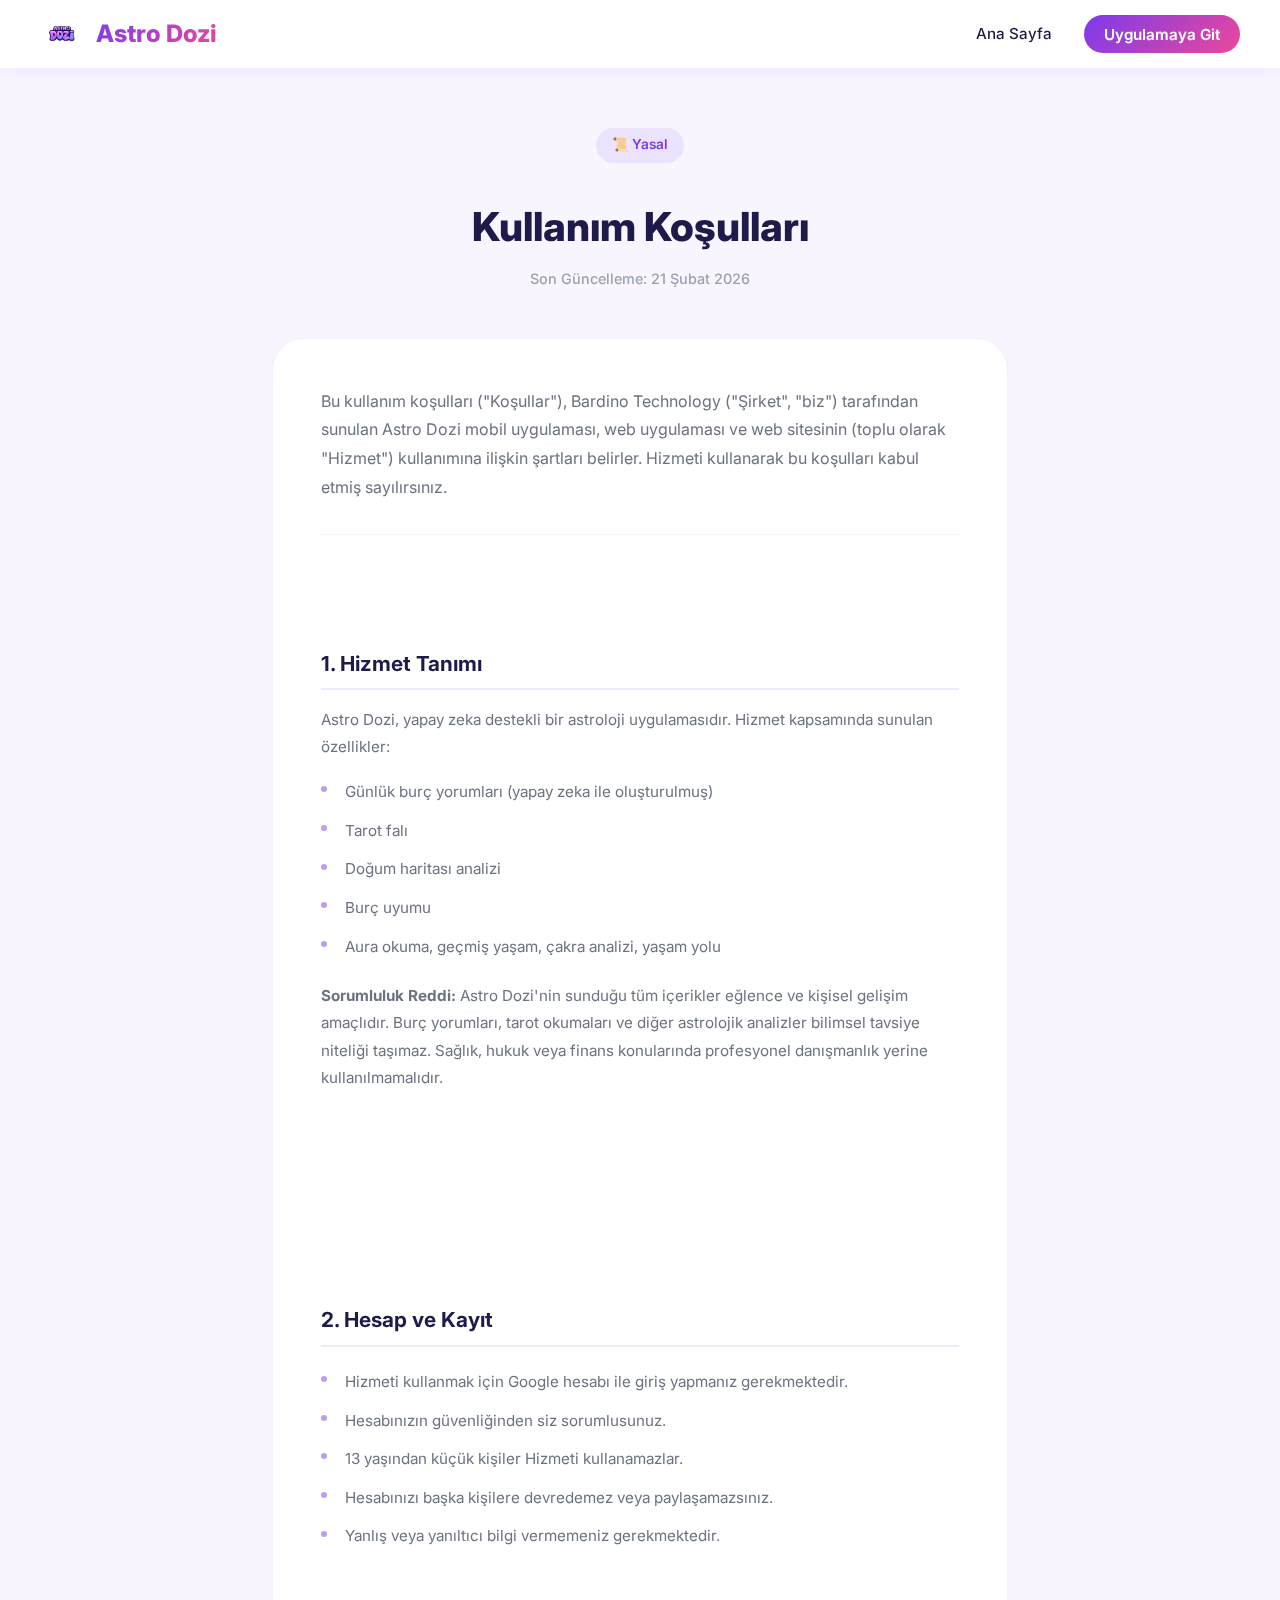
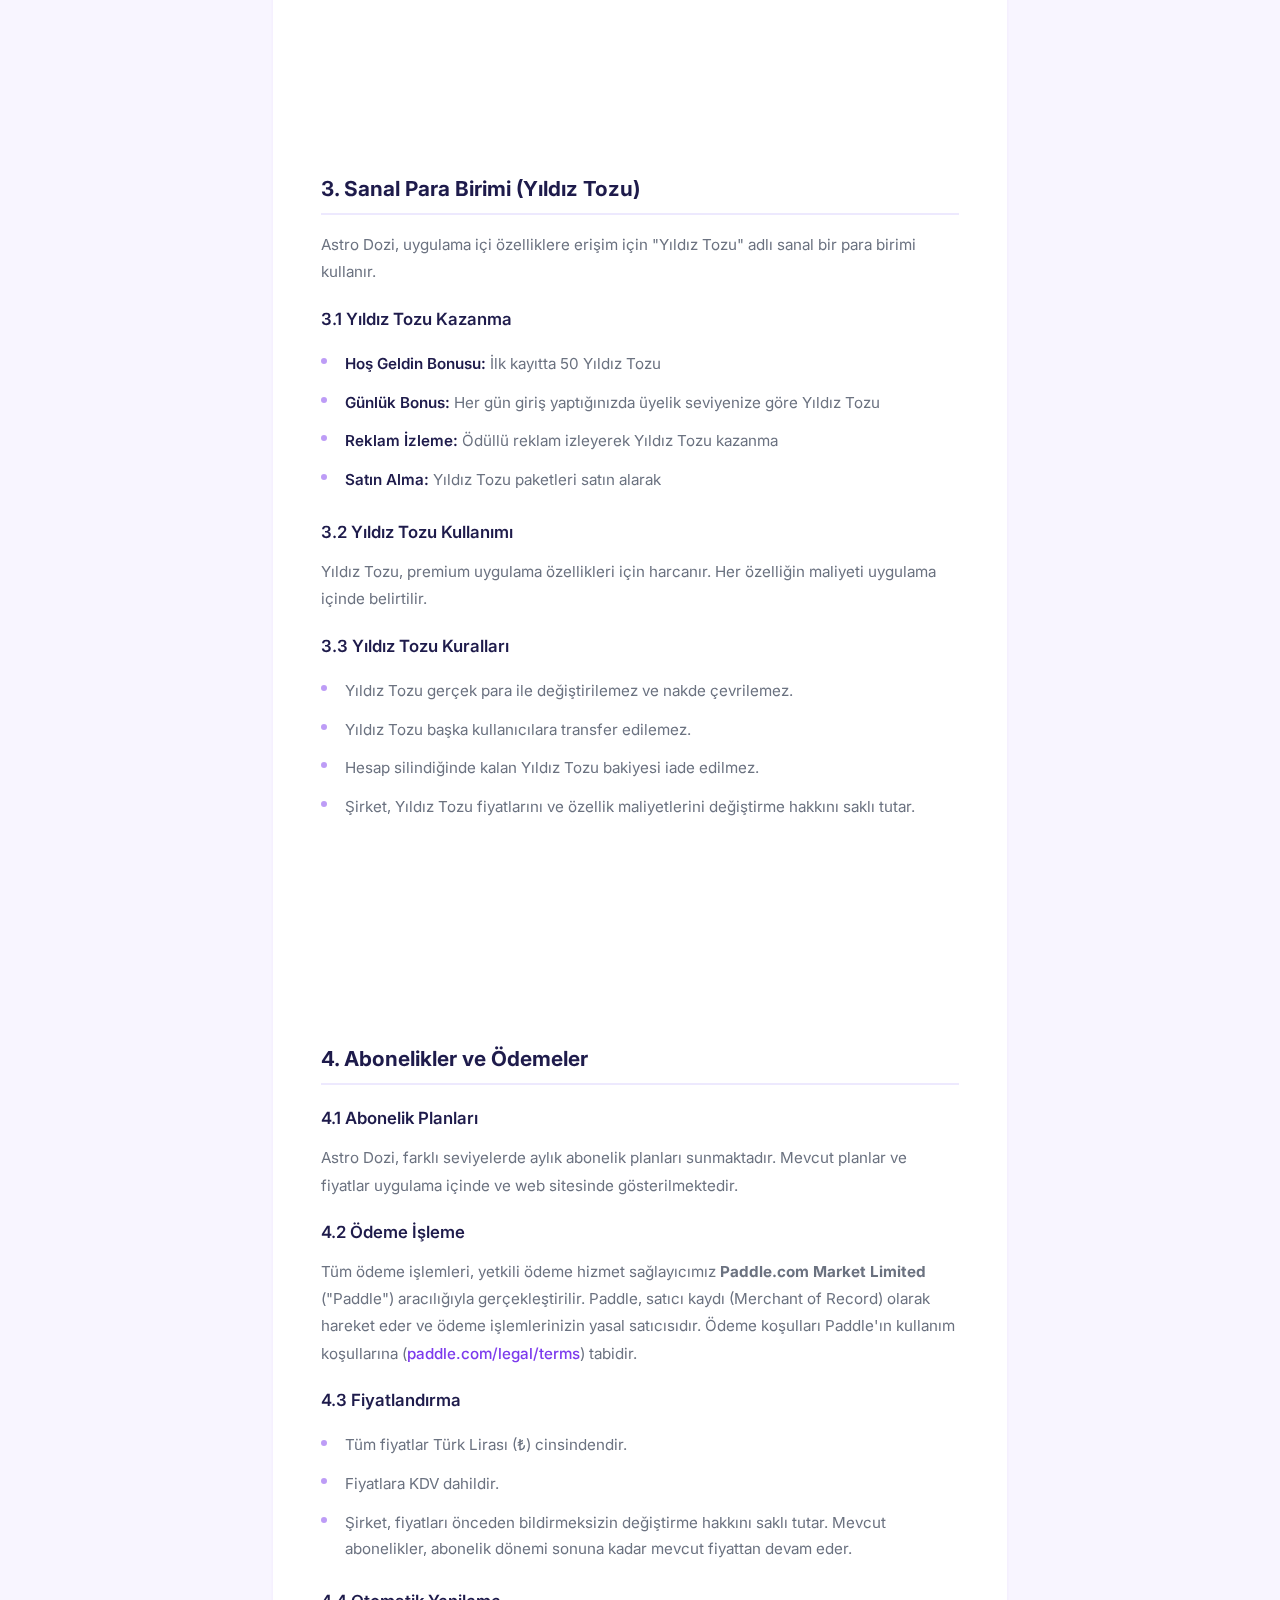
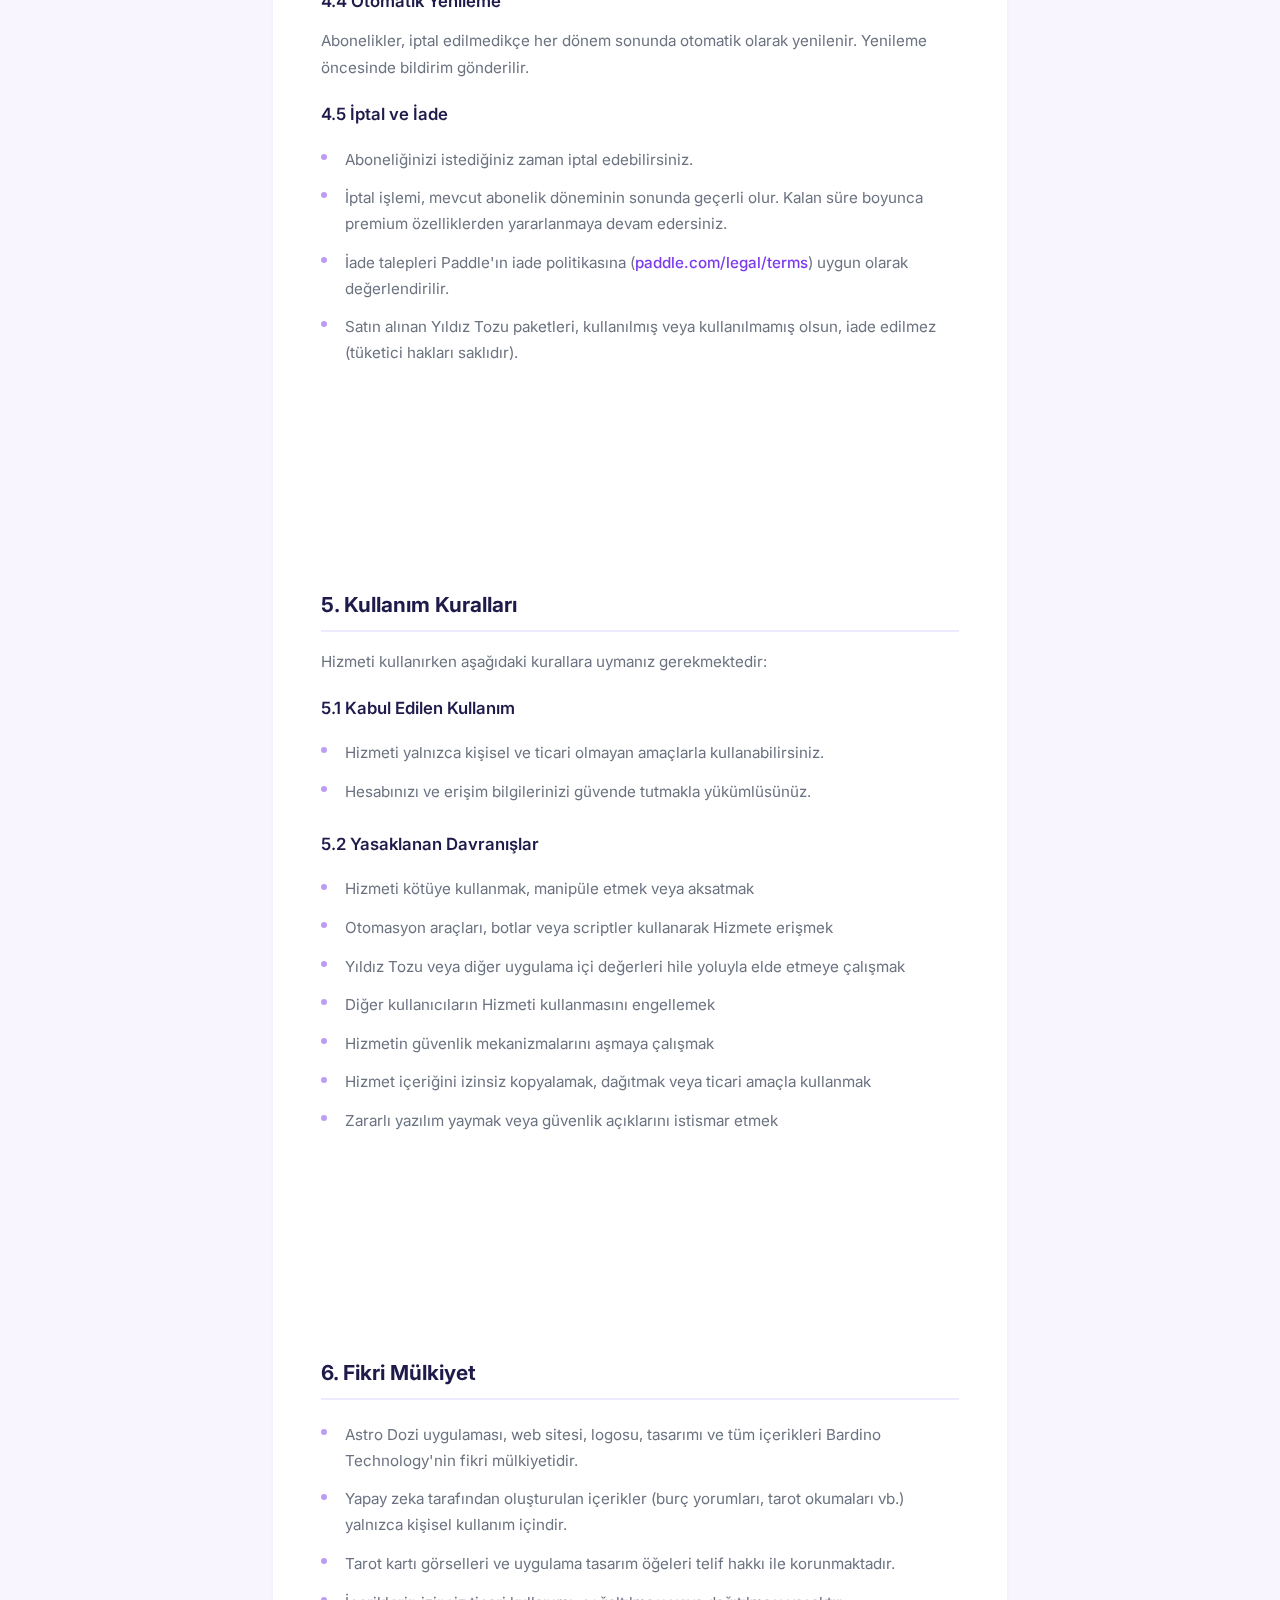
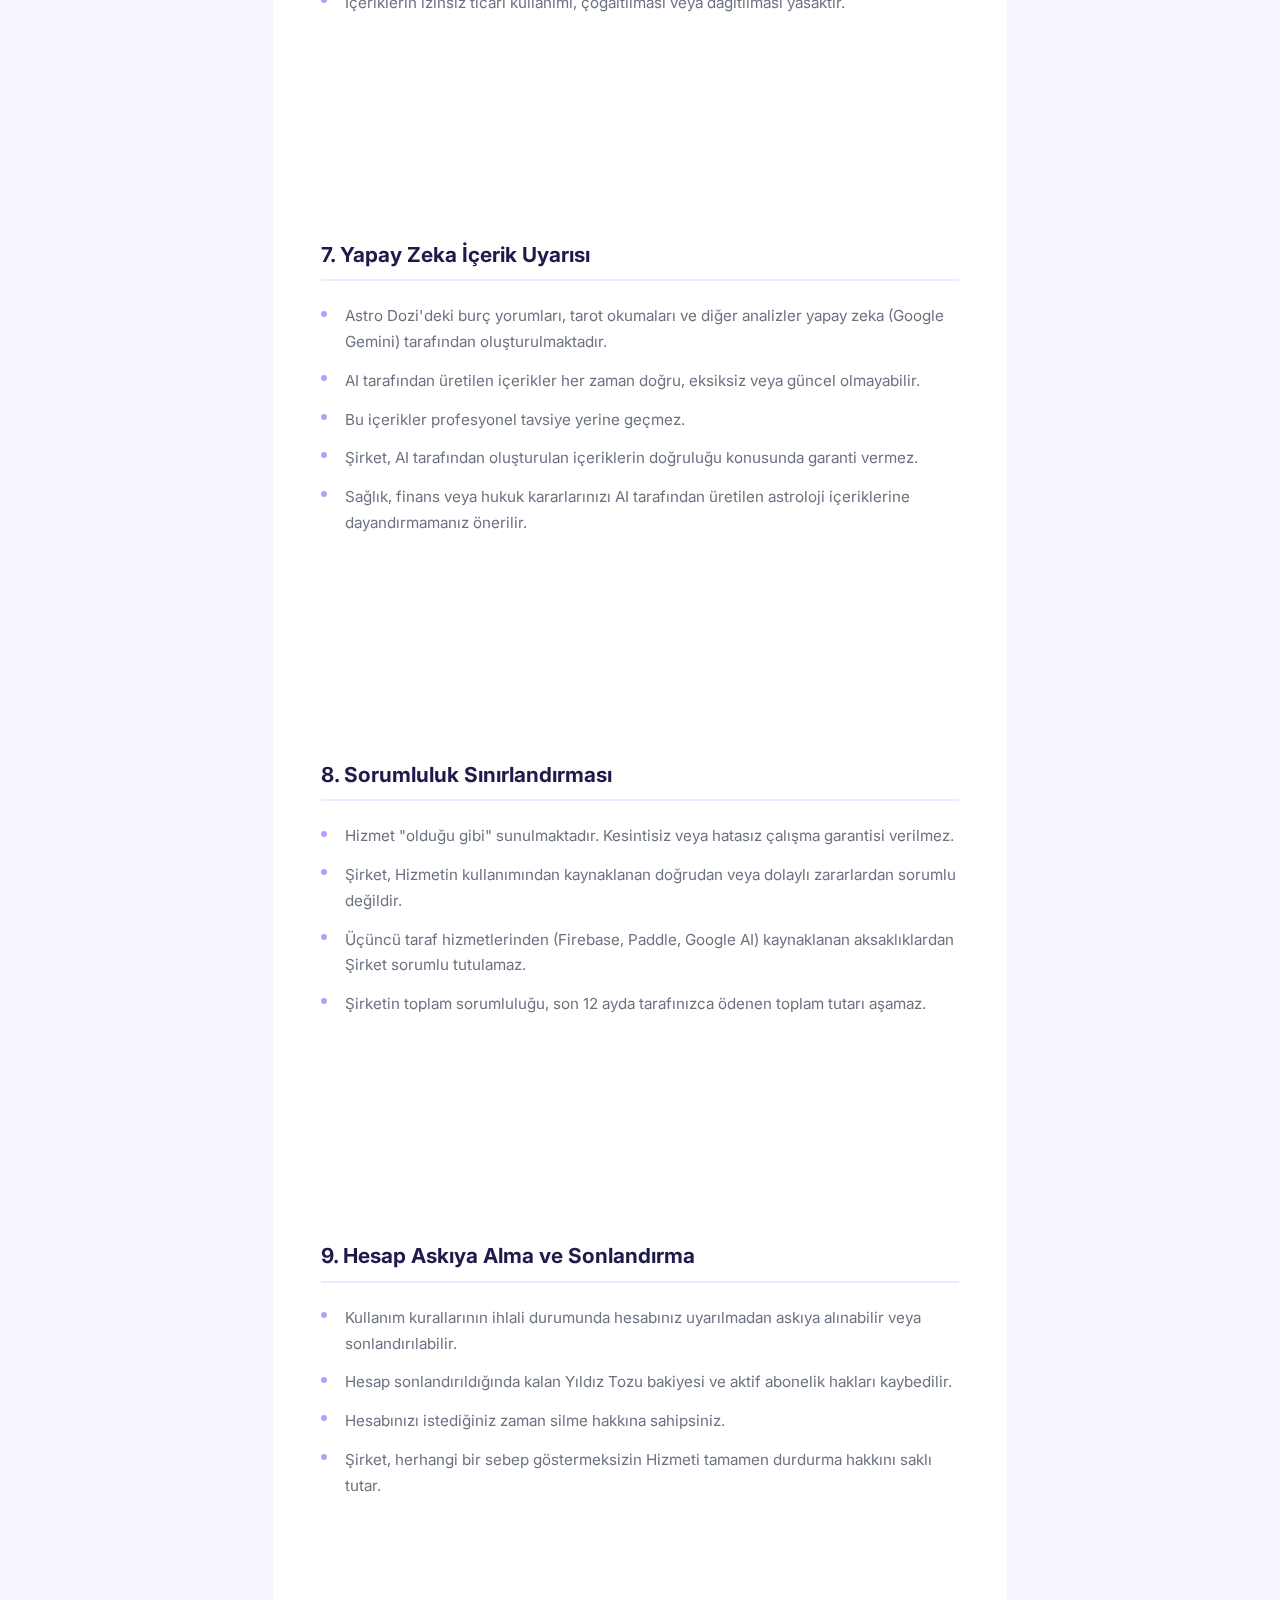
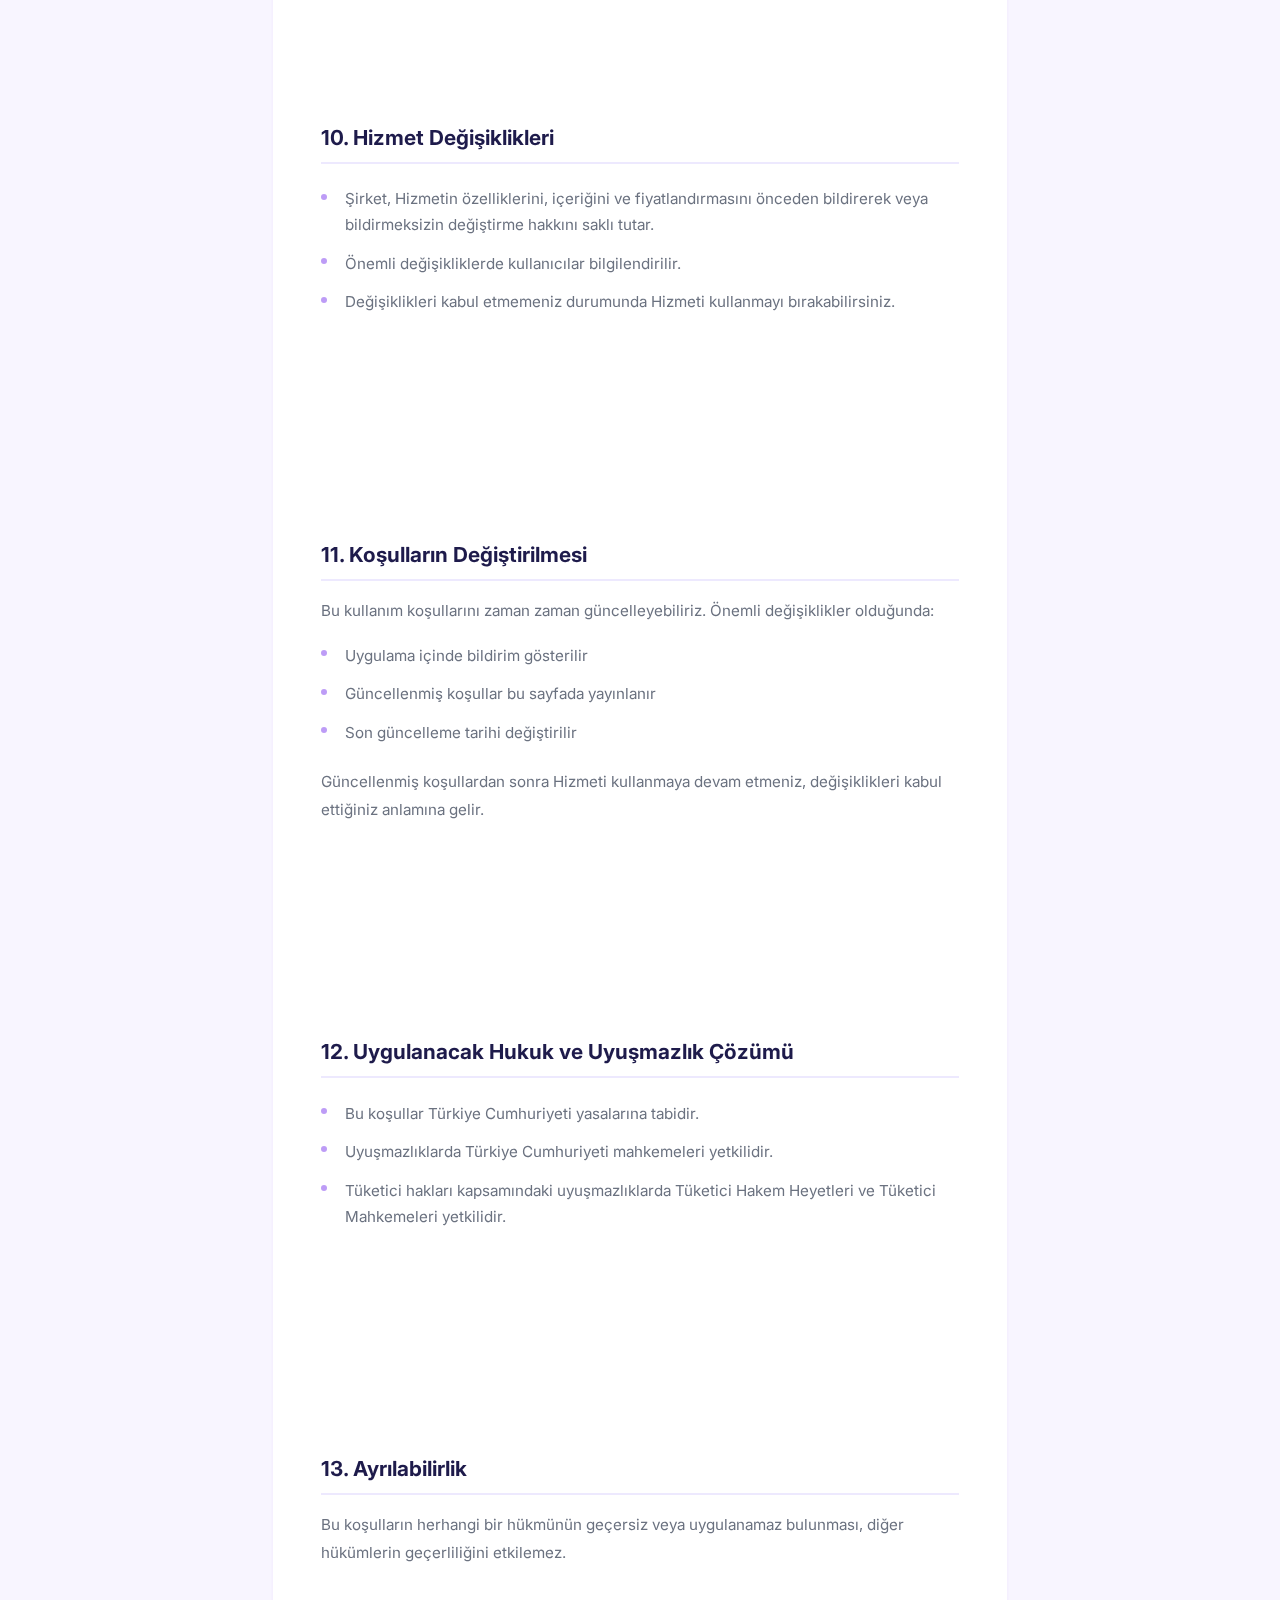
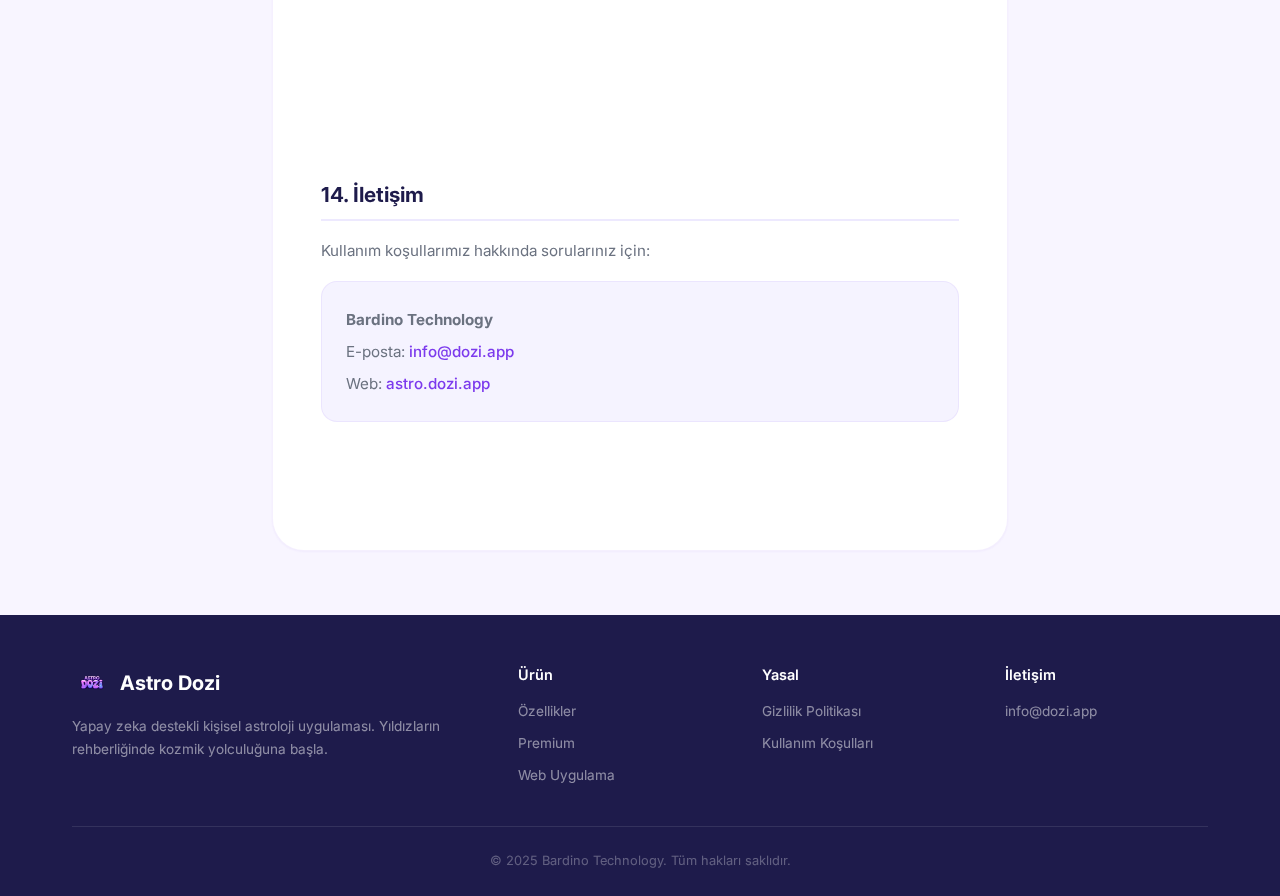
<file: terms-of-use.html>
<!DOCTYPE html>
<html lang="tr">
<head>
    <meta charset="UTF-8">
    <meta name="viewport" content="width=device-width, initial-scale=1.0">
    <meta name="description" content="Astro Dozi Kullanım Koşulları - Uygulama ve web sitesinin kullanım şartları.">
    <meta name="robots" content="index, follow">
    <meta property="og:type" content="website">
    <meta property="og:url" content="https://astro.dozi.app/terms-of-use.html">
    <meta property="og:title" content="Kullanım Koşulları - Astro Dozi">
    <meta property="og:description" content="Astro Dozi uygulamasının kullanım koşulları.">
    <meta name="theme-color" content="#7C3AED">
    <title>Kullanım Koşulları - Astro Dozi</title>
    <link rel="icon" type="image/png" href="assets/astro_dozi_icon_fg.png">
    <link rel="apple-touch-icon" href="assets/astro_dozi_icon_fg.png">
    <link rel="preconnect" href="https://fonts.googleapis.com">
    <link rel="preconnect" href="https://fonts.gstatic.com" crossorigin>
    <link href="https://fonts.googleapis.com/css2?family=Inter:wght@300;400;500;600;700;800;900&display=swap" rel="stylesheet">
    <link rel="stylesheet" href="css/style.css">
    <link rel="stylesheet" href="css/legal.css">
</head>
<body>
    <!-- Navbar -->
    <nav class="navbar scrolled">
        <div class="nav-container">
            <a href="/" class="nav-logo">
                <img src="assets/astro_dozi_icon_fg.png" alt="Astro Dozi">
                <span>Astro Dozi</span>
            </a>
            <ul class="nav-links">
                <li><a href="/">Ana Sayfa</a></li>
                <li><a href="app.html" class="nav-cta">Uygulamaya Git</a></li>
            </ul>
            <button class="mobile-menu-btn" id="mobileMenuBtn">
                <span></span><span></span><span></span>
            </button>
        </div>
    </nav>

    <!-- Legal Content -->
    <main class="legal-page">
        <div class="legal-container">
            <div class="legal-header">
                <span class="section-badge">&#128220; Yasal</span>
                <h1>Kullanım Koşulları</h1>
                <p class="legal-updated">Son Güncelleme: 21 Şubat 2026</p>
            </div>

            <div class="legal-content">
                <p class="legal-intro">Bu kullanım koşulları ("Koşullar"), Bardino Technology ("Şirket", "biz") tarafından sunulan Astro Dozi mobil uygulaması, web uygulaması ve web sitesinin (toplu olarak "Hizmet") kullanımına ilişkin şartları belirler. Hizmeti kullanarak bu koşulları kabul etmiş sayılırsınız.</p>

                <section class="legal-section">
                    <h2>1. Hizmet Tanımı</h2>
                    <p>Astro Dozi, yapay zeka destekli bir astroloji uygulamasıdır. Hizmet kapsamında sunulan özellikler:</p>
                    <ul>
                        <li>Günlük burç yorumları (yapay zeka ile oluşturulmuş)</li>
                        <li>Tarot falı</li>
                        <li>Doğum haritası analizi</li>
                        <li>Burç uyumu</li>
                        <li>Aura okuma, geçmiş yaşam, çakra analizi, yaşam yolu</li>
                    </ul>
                    <p><strong>Sorumluluk Reddi:</strong> Astro Dozi'nin sunduğu tüm içerikler eğlence ve kişisel gelişim amaçlıdır. Burç yorumları, tarot okumaları ve diğer astrolojik analizler bilimsel tavsiye niteliği taşımaz. Sağlık, hukuk veya finans konularında profesyonel danışmanlık yerine kullanılmamalıdır.</p>
                </section>

                <section class="legal-section">
                    <h2>2. Hesap ve Kayıt</h2>
                    <ul>
                        <li>Hizmeti kullanmak için Google hesabı ile giriş yapmanız gerekmektedir.</li>
                        <li>Hesabınızın güvenliğinden siz sorumlusunuz.</li>
                        <li>13 yaşından küçük kişiler Hizmeti kullanamazlar.</li>
                        <li>Hesabınızı başka kişilere devredemez veya paylaşamazsınız.</li>
                        <li>Yanlış veya yanıltıcı bilgi vermemeniz gerekmektedir.</li>
                    </ul>
                </section>

                <section class="legal-section">
                    <h2>3. Sanal Para Birimi (Yıldız Tozu)</h2>
                    <p>Astro Dozi, uygulama içi özelliklere erişim için "Yıldız Tozu" adlı sanal bir para birimi kullanır.</p>

                    <h3>3.1 Yıldız Tozu Kazanma</h3>
                    <ul>
                        <li><strong>Hoş Geldin Bonusu:</strong> İlk kayıtta 50 Yıldız Tozu</li>
                        <li><strong>Günlük Bonus:</strong> Her gün giriş yaptığınızda üyelik seviyenize göre Yıldız Tozu</li>
                        <li><strong>Reklam İzleme:</strong> Ödüllü reklam izleyerek Yıldız Tozu kazanma</li>
                        <li><strong>Satın Alma:</strong> Yıldız Tozu paketleri satın alarak</li>
                    </ul>

                    <h3>3.2 Yıldız Tozu Kullanımı</h3>
                    <p>Yıldız Tozu, premium uygulama özellikleri için harcanır. Her özelliğin maliyeti uygulama içinde belirtilir.</p>

                    <h3>3.3 Yıldız Tozu Kuralları</h3>
                    <ul>
                        <li>Yıldız Tozu gerçek para ile değiştirilemez ve nakde çevrilemez.</li>
                        <li>Yıldız Tozu başka kullanıcılara transfer edilemez.</li>
                        <li>Hesap silindiğinde kalan Yıldız Tozu bakiyesi iade edilmez.</li>
                        <li>Şirket, Yıldız Tozu fiyatlarını ve özellik maliyetlerini değiştirme hakkını saklı tutar.</li>
                    </ul>
                </section>

                <section class="legal-section">
                    <h2>4. Abonelikler ve Ödemeler</h2>

                    <h3>4.1 Abonelik Planları</h3>
                    <p>Astro Dozi, farklı seviyelerde aylık abonelik planları sunmaktadır. Mevcut planlar ve fiyatlar uygulama içinde ve web sitesinde gösterilmektedir.</p>

                    <h3>4.2 Ödeme İşleme</h3>
                    <p>Tüm ödeme işlemleri, yetkili ödeme hizmet sağlayıcımız <strong>Paddle.com Market Limited</strong> ("Paddle") aracılığıyla gerçekleştirilir. Paddle, satıcı kaydı (Merchant of Record) olarak hareket eder ve ödeme işlemlerinizin yasal satıcısıdır. Ödeme koşulları Paddle'ın kullanım koşullarına (<a href="https://www.paddle.com/legal/terms" target="_blank" rel="noopener">paddle.com/legal/terms</a>) tabidir.</p>

                    <h3>4.3 Fiyatlandırma</h3>
                    <ul>
                        <li>Tüm fiyatlar Türk Lirası (&#8378;) cinsindendir.</li>
                        <li>Fiyatlara KDV dahildir.</li>
                        <li>Şirket, fiyatları önceden bildirmeksizin değiştirme hakkını saklı tutar. Mevcut abonelikler, abonelik dönemi sonuna kadar mevcut fiyattan devam eder.</li>
                    </ul>

                    <h3>4.4 Otomatik Yenileme</h3>
                    <p>Abonelikler, iptal edilmedikçe her dönem sonunda otomatik olarak yenilenir. Yenileme öncesinde bildirim gönderilir.</p>

                    <h3 id="refund">4.5 İptal ve İade</h3>
                    <ul>
                        <li>Aboneliğinizi istediğiniz zaman iptal edebilirsiniz.</li>
                        <li>İptal işlemi, mevcut abonelik döneminin sonunda geçerli olur. Kalan süre boyunca premium özelliklerden yararlanmaya devam edersiniz.</li>
                        <li>İade talepleri Paddle'ın iade politikasına (<a href="https://www.paddle.com/legal/terms" target="_blank" rel="noopener">paddle.com/legal/terms</a>) uygun olarak değerlendirilir.</li>
                        <li>Satın alınan Yıldız Tozu paketleri, kullanılmış veya kullanılmamış olsun, iade edilmez (tüketici hakları saklıdır).</li>
                    </ul>
                </section>

                <section class="legal-section">
                    <h2>5. Kullanım Kuralları</h2>
                    <p>Hizmeti kullanırken aşağıdaki kurallara uymanız gerekmektedir:</p>

                    <h3>5.1 Kabul Edilen Kullanım</h3>
                    <ul>
                        <li>Hizmeti yalnızca kişisel ve ticari olmayan amaçlarla kullanabilirsiniz.</li>
                        <li>Hesabınızı ve erişim bilgilerinizi güvende tutmakla yükümlüsünüz.</li>
                    </ul>

                    <h3>5.2 Yasaklanan Davranışlar</h3>
                    <ul>
                        <li>Hizmeti kötüye kullanmak, manipüle etmek veya aksatmak</li>
                        <li>Otomasyon araçları, botlar veya scriptler kullanarak Hizmete erişmek</li>
                        <li>Yıldız Tozu veya diğer uygulama içi değerleri hile yoluyla elde etmeye çalışmak</li>
                        <li>Diğer kullanıcıların Hizmeti kullanmasını engellemek</li>
                        <li>Hizmetin güvenlik mekanizmalarını aşmaya çalışmak</li>
                        <li>Hizmet içeriğini izinsiz kopyalamak, dağıtmak veya ticari amaçla kullanmak</li>
                        <li>Zararlı yazılım yaymak veya güvenlik açıklarını istismar etmek</li>
                    </ul>
                </section>

                <section class="legal-section">
                    <h2>6. Fikri Mülkiyet</h2>
                    <ul>
                        <li>Astro Dozi uygulaması, web sitesi, logosu, tasarımı ve tüm içerikleri Bardino Technology'nin fikri mülkiyetidir.</li>
                        <li>Yapay zeka tarafından oluşturulan içerikler (burç yorumları, tarot okumaları vb.) yalnızca kişisel kullanım içindir.</li>
                        <li>Tarot kartı görselleri ve uygulama tasarım öğeleri telif hakkı ile korunmaktadır.</li>
                        <li>İçeriklerin izinsiz ticari kullanımı, çoğaltılması veya dağıtılması yasaktır.</li>
                    </ul>
                </section>

                <section class="legal-section">
                    <h2>7. Yapay Zeka İçerik Uyarısı</h2>
                    <ul>
                        <li>Astro Dozi'deki burç yorumları, tarot okumaları ve diğer analizler yapay zeka (Google Gemini) tarafından oluşturulmaktadır.</li>
                        <li>AI tarafından üretilen içerikler her zaman doğru, eksiksiz veya güncel olmayabilir.</li>
                        <li>Bu içerikler profesyonel tavsiye yerine geçmez.</li>
                        <li>Şirket, AI tarafından oluşturulan içeriklerin doğruluğu konusunda garanti vermez.</li>
                        <li>Sağlık, finans veya hukuk kararlarınızı AI tarafından üretilen astroloji içeriklerine dayandırmamanız önerilir.</li>
                    </ul>
                </section>

                <section class="legal-section">
                    <h2>8. Sorumluluk Sınırlandırması</h2>
                    <ul>
                        <li>Hizmet "olduğu gibi" sunulmaktadır. Kesintisiz veya hatasız çalışma garantisi verilmez.</li>
                        <li>Şirket, Hizmetin kullanımından kaynaklanan doğrudan veya dolaylı zararlardan sorumlu değildir.</li>
                        <li>Üçüncü taraf hizmetlerinden (Firebase, Paddle, Google AI) kaynaklanan aksaklıklardan Şirket sorumlu tutulamaz.</li>
                        <li>Şirketin toplam sorumluluğu, son 12 ayda tarafınızca ödenen toplam tutarı aşamaz.</li>
                    </ul>
                </section>

                <section class="legal-section">
                    <h2>9. Hesap Askıya Alma ve Sonlandırma</h2>
                    <ul>
                        <li>Kullanım kurallarının ihlali durumunda hesabınız uyarılmadan askıya alınabilir veya sonlandırılabilir.</li>
                        <li>Hesap sonlandırıldığında kalan Yıldız Tozu bakiyesi ve aktif abonelik hakları kaybedilir.</li>
                        <li>Hesabınızı istediğiniz zaman silme hakkına sahipsiniz.</li>
                        <li>Şirket, herhangi bir sebep göstermeksizin Hizmeti tamamen durdurma hakkını saklı tutar.</li>
                    </ul>
                </section>

                <section class="legal-section">
                    <h2>10. Hizmet Değişiklikleri</h2>
                    <ul>
                        <li>Şirket, Hizmetin özelliklerini, içeriğini ve fiyatlandırmasını önceden bildirerek veya bildirmeksizin değiştirme hakkını saklı tutar.</li>
                        <li>Önemli değişikliklerde kullanıcılar bilgilendirilir.</li>
                        <li>Değişiklikleri kabul etmemeniz durumunda Hizmeti kullanmayı bırakabilirsiniz.</li>
                    </ul>
                </section>

                <section class="legal-section">
                    <h2>11. Koşulların Değiştirilmesi</h2>
                    <p>Bu kullanım koşullarını zaman zaman güncelleyebiliriz. Önemli değişiklikler olduğunda:</p>
                    <ul>
                        <li>Uygulama içinde bildirim gösterilir</li>
                        <li>Güncellenmiş koşullar bu sayfada yayınlanır</li>
                        <li>Son güncelleme tarihi değiştirilir</li>
                    </ul>
                    <p>Güncellenmiş koşullardan sonra Hizmeti kullanmaya devam etmeniz, değişiklikleri kabul ettiğiniz anlamına gelir.</p>
                </section>

                <section class="legal-section">
                    <h2>12. Uygulanacak Hukuk ve Uyuşmazlık Çözümü</h2>
                    <ul>
                        <li>Bu koşullar Türkiye Cumhuriyeti yasalarına tabidir.</li>
                        <li>Uyuşmazlıklarda Türkiye Cumhuriyeti mahkemeleri yetkilidir.</li>
                        <li>Tüketici hakları kapsamındaki uyuşmazlıklarda Tüketici Hakem Heyetleri ve Tüketici Mahkemeleri yetkilidir.</li>
                    </ul>
                </section>

                <section class="legal-section">
                    <h2>13. Ayrılabilirlik</h2>
                    <p>Bu koşulların herhangi bir hükmünün geçersiz veya uygulanamaz bulunması, diğer hükümlerin geçerliliğini etkilemez.</p>
                </section>

                <section class="legal-section">
                    <h2>14. İletişim</h2>
                    <p>Kullanım koşullarımız hakkında sorularınız için:</p>
                    <div class="legal-contact">
                        <p><strong>Bardino Technology</strong></p>
                        <p>E-posta: <a href="mailto:info@dozi.app">info@dozi.app</a></p>
                        <p>Web: <a href="https://astro.dozi.app">astro.dozi.app</a></p>
                    </div>
                </section>
            </div>
        </div>
    </main>

    <!-- Footer -->
    <footer class="footer">
        <div class="container">
            <div class="footer-grid">
                <div class="footer-brand">
                    <div class="footer-logo">
                        <img src="assets/astro_dozi_icon_fg.png" alt="Astro Dozi" height="40">
                        <span>Astro Dozi</span>
                    </div>
                    <p>Yapay zeka destekli kişisel astroloji uygulaması. Yıldızların rehberliğinde kozmik yolculuğuna başla.</p>
                </div>
                <div class="footer-links">
                    <h4>Ürün</h4>
                    <ul>
                        <li><a href="/#features">Özellikler</a></li>
                        <li><a href="/#pricing">Premium</a></li>
                        <li><a href="app.html">Web Uygulama</a></li>
                    </ul>
                </div>
                <div class="footer-links">
                    <h4>Yasal</h4>
                    <ul>
                        <li><a href="privacy-policy.html">Gizlilik Politikası</a></li>
                        <li><a href="terms-of-use.html">Kullanım Koşulları</a></li>
                    </ul>
                </div>
                <div class="footer-links">
                    <h4>İletişim</h4>
                    <ul>
                        <li><a href="mailto:info@dozi.app">info@dozi.app</a></li>
                    </ul>
                </div>
            </div>
            <div class="footer-bottom">
                <p>&copy; 2025 Bardino Technology. Tüm hakları saklıdır.</p>
            </div>
        </div>
    </footer>

    <script>
        // Mobile menu toggle
        document.getElementById('mobileMenuBtn')?.addEventListener('click', function() {
            document.getElementById('navLinks')?.classList.toggle('active');
        });
    </script>
</body>
</html>
</file>
<file: css/style.css>
/* ========================================
   Astro Dozi Web - Cosmic Design System
   ======================================== */

:root {
    --cosmic-purple: #7C3AED;
    --deep-violet: #4C1D95;
    --soft-lilac: #EDE9FE;
    --lavender-mist: #F5F3FF;
    --cosmic-bg: #F8F5FF;
    --golden-star: #F59E0B;
    --pink-sparkle: #F9A8D4;
    --rose-pink: #EC4899;
    --cosmic-dark: #1E1B4B;
    --text-primary: #1E1B4B;
    --text-secondary: #6B7280;
    --text-muted: #9CA3AF;
    --bg-card: #FFFFFF;
    --success: #10B981;
    --gradient-primary: linear-gradient(135deg, #7C3AED 0%, #EC4899 100%);
    --gradient-hero: linear-gradient(135deg, #0F0A2E 0%, #1E1B4B 30%, #2D1B69 60%, #1E1B4B 100%);
    --gradient-cosmic: linear-gradient(135deg, #7C3AED 0%, #06B6D4 100%);
    --shadow-sm: 0 1px 2px rgba(124, 58, 237, 0.05);
    --shadow-md: 0 4px 12px rgba(124, 58, 237, 0.1);
    --shadow-lg: 0 10px 25px rgba(124, 58, 237, 0.15);
    --shadow-xl: 0 20px 40px rgba(124, 58, 237, 0.2);
    --shadow-glow: 0 0 40px rgba(124, 58, 237, 0.3);
    --radius-sm: 8px;
    --radius-md: 16px;
    --radius-lg: 24px;
    --radius-xl: 32px;
    --radius-full: 50px;
}

* { margin: 0; padding: 0; box-sizing: border-box; }
html { scroll-behavior: smooth; }
body {
    font-family: 'Inter', -apple-system, BlinkMacSystemFont, sans-serif;
    line-height: 1.6;
    color: var(--text-primary);
    background: var(--cosmic-bg);
    overflow-x: hidden;
}

/* ========== PARTICLE CANVAS ========== */
#particleCanvas {
    position: fixed;
    top: 0; left: 0;
    width: 100%; height: 100%;
    pointer-events: none;
    z-index: 0;
    opacity: 0.4;
}

/* ========== ANIMATION UTILITIES ========== */
.animate-on-scroll {
    opacity: 0;
    transform: translateY(30px);
    transition: opacity 0.8s cubic-bezier(0.16, 1, 0.3, 1), transform 0.8s cubic-bezier(0.16, 1, 0.3, 1);
}
.animate-on-scroll.visible {
    opacity: 1;
    transform: translateY(0);
}

.feature-card, .pricing-card, .zodiac-card {
    opacity: 0;
    transform: translateY(20px);
    transition: opacity 0.6s ease, transform 0.6s ease, border-color 0.3s ease, box-shadow 0.3s ease;
}
.feature-card.visible, .pricing-card.visible, .zodiac-card.visible {
    opacity: 1;
    transform: translateY(0);
}

/* Stagger animations */
.zodiac-grid .zodiac-card:nth-child(1) { transition-delay: 0.05s; }
.zodiac-grid .zodiac-card:nth-child(2) { transition-delay: 0.1s; }
.zodiac-grid .zodiac-card:nth-child(3) { transition-delay: 0.15s; }
.zodiac-grid .zodiac-card:nth-child(4) { transition-delay: 0.2s; }
.zodiac-grid .zodiac-card:nth-child(5) { transition-delay: 0.25s; }
.zodiac-grid .zodiac-card:nth-child(6) { transition-delay: 0.3s; }
.zodiac-grid .zodiac-card:nth-child(7) { transition-delay: 0.35s; }
.zodiac-grid .zodiac-card:nth-child(8) { transition-delay: 0.4s; }
.zodiac-grid .zodiac-card:nth-child(9) { transition-delay: 0.45s; }
.zodiac-grid .zodiac-card:nth-child(10) { transition-delay: 0.5s; }
.zodiac-grid .zodiac-card:nth-child(11) { transition-delay: 0.55s; }
.zodiac-grid .zodiac-card:nth-child(12) { transition-delay: 0.6s; }

.features-grid .feature-card:nth-child(odd) { transition-delay: 0.1s; }
.features-grid .feature-card:nth-child(even) { transition-delay: 0.2s; }

/* Pulse glow effect */
.pulse-glow {
    animation: pulseGlow 2s ease-in-out infinite;
}
@keyframes pulseGlow {
    0%, 100% { filter: brightness(1); }
    50% { filter: brightness(1.5) drop-shadow(0 0 8px rgba(245, 158, 11, 0.6)); }
}

/* Shimmer gradient text */
.shimmer {
    background-size: 200% 100%;
    animation: shimmer 3s ease-in-out infinite;
}
@keyframes shimmer {
    0% { background-position: 100% 0; }
    50% { background-position: 0% 0; }
    100% { background-position: 100% 0; }
}

/* Button glow */
.btn-glow {
    animation: btnGlow 2s ease-in-out infinite;
}
@keyframes btnGlow {
    0%, 100% { box-shadow: 0 4px 15px rgba(124, 58, 237, 0.3); }
    50% { box-shadow: 0 4px 25px rgba(124, 58, 237, 0.6), 0 0 40px rgba(236, 72, 153, 0.2); }
}

/* Score bar fill animation */
.score-bar-fill {
    animation: fillBar 1s ease-out;
}
@keyframes fillBar {
    from { width: 0 !important; }
}

/* Aura pulse */
@keyframes aura-pulse {
    0%, 100% { transform: scale(1); opacity: 0.9; }
    50% { transform: scale(1.05); opacity: 1; }
}

/* ========== NAVBAR ========== */
.navbar {
    position: fixed; top: 0; left: 0; right: 0; z-index: 1000;
    padding: 1rem 2rem;
    transition: all 0.4s cubic-bezier(0.16, 1, 0.3, 1);
}
.navbar.scrolled {
    background: rgba(255, 255, 255, 0.92);
    backdrop-filter: blur(20px) saturate(180%);
    -webkit-backdrop-filter: blur(20px) saturate(180%);
    box-shadow: 0 1px 20px rgba(124, 58, 237, 0.08);
    padding: 0.75rem 2rem;
}
.nav-container {
    max-width: 1200px; margin: 0 auto;
    display: flex; justify-content: space-between; align-items: center;
}
.nav-logo {
    display: flex; align-items: center; gap: 0.75rem;
    text-decoration: none;
}
.nav-logo img { height: 44px; border-radius: 12px; }
.nav-logo span {
    font-size: 1.5rem; font-weight: 800;
    background: var(--gradient-primary);
    -webkit-background-clip: text; -webkit-text-fill-color: transparent;
    background-clip: text;
}
.nav-links {
    display: flex; align-items: center; gap: 2rem;
    list-style: none;
}
.nav-links a {
    text-decoration: none; color: rgba(255,255,255,0.8);
    font-weight: 500; font-size: 0.95rem;
    transition: all 0.3s ease;
}
.navbar.scrolled .nav-links a { color: var(--text-primary); }
.nav-links a:hover { color: var(--cosmic-purple); }
.nav-cta {
    background: var(--gradient-primary) !important;
    color: white !important;
    padding: 0.6rem 1.25rem;
    border-radius: var(--radius-full);
    font-weight: 600 !important;
    transition: all 0.3s ease !important;
}
.nav-cta:hover { transform: translateY(-2px); box-shadow: var(--shadow-glow); }
.mobile-menu-btn {
    display: none; background: none; border: none;
    cursor: pointer; padding: 0.5rem;
}
.mobile-menu-btn span {
    display: block; width: 24px; height: 2px;
    background: white; margin: 5px 0;
    transition: all 0.3s ease;
}
.navbar.scrolled .mobile-menu-btn span { background: var(--text-primary); }

@media (max-width: 768px) {
    .nav-links {
        display: none; position: absolute; top: 100%; left: 0; right: 0;
        background: rgba(255, 255, 255, 0.98);
        backdrop-filter: blur(20px);
        flex-direction: column;
        padding: 1rem; box-shadow: var(--shadow-lg);
        border-radius: 0 0 var(--radius-md) var(--radius-md);
    }
    .nav-links.active { display: flex; }
    .nav-links a { color: var(--text-primary) !important; padding: 0.75rem; }
    .mobile-menu-btn { display: block; }
}

/* ========== HERO ========== */
.hero {
    min-height: 100vh;
    background: var(--gradient-hero);
    position: relative; overflow: hidden;
    padding: 8rem 2rem 4rem;
    display: flex; align-items: center;
}
.cosmic-bg { position: absolute; inset: 0; pointer-events: none; overflow: hidden; }

/* Stars */
.star {
    position: absolute; width: 3px; height: 3px;
    background: white; border-radius: 50%;
    animation: twinkle 3s infinite ease-in-out;
}
.star.star-lg { width: 5px; height: 5px; }
@keyframes twinkle {
    0%, 100% { opacity: 0.2; transform: scale(1); }
    50% { opacity: 1; transform: scale(1.8); }
}

/* Shooting stars */
.shooting-star {
    position: absolute;
    width: 100px; height: 2px;
    background: linear-gradient(90deg, rgba(124, 58, 237, 0), rgba(255, 255, 255, 0.8), rgba(124, 58, 237, 0));
    animation: shoot 6s linear infinite;
    opacity: 0;
}
@keyframes shoot {
    0% { transform: translateX(-100px) translateY(0) rotate(-35deg); opacity: 0; }
    5% { opacity: 1; }
    15% { transform: translateX(400px) translateY(200px) rotate(-35deg); opacity: 0; }
    100% { opacity: 0; }
}

/* Nebula effects */
.nebula {
    position: absolute;
    border-radius: 50%;
    filter: blur(80px);
    opacity: 0.15;
    animation: nebulaPulse 8s ease-in-out infinite;
}
.nebula-1 {
    width: 400px; height: 400px;
    background: radial-gradient(circle, #7C3AED, transparent);
    top: 10%; right: 10%;
}
.nebula-2 {
    width: 300px; height: 300px;
    background: radial-gradient(circle, #EC4899, transparent);
    bottom: 20%; left: 5%;
    animation-delay: -4s;
}
@keyframes nebulaPulse {
    0%, 100% { transform: scale(1); opacity: 0.12; }
    50% { transform: scale(1.2); opacity: 0.2; }
}

/* Orbit rings around hero image */
.orbit-ring {
    position: absolute;
    border: 1px solid rgba(124, 58, 237, 0.15);
    border-radius: 50%;
    top: 50%; left: 50%;
    transform: translate(-50%, -50%);
}
.orbit-ring-1 {
    width: 380px; height: 380px;
    animation: orbitRotate 20s linear infinite;
}
.orbit-ring-2 {
    width: 440px; height: 440px;
    animation: orbitRotate 30s linear infinite reverse;
    border-style: dashed;
    opacity: 0.5;
}
.orbit-ring-1::after, .orbit-ring-2::after {
    content: '';
    position: absolute;
    width: 8px; height: 8px;
    background: var(--golden-star);
    border-radius: 50%;
    top: 0; left: 50%;
    transform: translate(-50%, -50%);
    box-shadow: 0 0 10px rgba(245, 158, 11, 0.6);
}
.orbit-ring-2::after {
    background: var(--rose-pink);
    box-shadow: 0 0 10px rgba(236, 72, 153, 0.6);
}
@keyframes orbitRotate { to { transform: translate(-50%, -50%) rotate(360deg); } }

.hero-container {
    max-width: 1200px; margin: 0 auto;
    display: grid; grid-template-columns: 1fr 1fr;
    gap: 4rem; align-items: center;
    position: relative; z-index: 1;
}
.hero-content { color: white; }
.hero-badge {
    display: inline-flex; align-items: center; gap: 0.5rem;
    background: rgba(124, 58, 237, 0.2);
    padding: 0.5rem 1rem; border-radius: var(--radius-full);
    font-size: 0.875rem; margin-bottom: 1.5rem;
    backdrop-filter: blur(10px);
    border: 1px solid rgba(124, 58, 237, 0.25);
}
.badge-icon { font-size: 1rem; }
.hero h1 { font-size: 3.5rem; font-weight: 800; line-height: 1.1; margin-bottom: 1rem; }
.gradient-text {
    background: linear-gradient(135deg, #A78BFA 0%, #EC4899 50%, #F59E0B 100%);
    background-size: 200% 100%;
    -webkit-background-clip: text; -webkit-text-fill-color: transparent;
    background-clip: text;
}
.hero-tagline {
    font-size: 1.35rem; font-weight: 600;
    color: var(--golden-star); margin-bottom: 1rem;
}
.hero-description {
    font-size: 1.05rem; color: rgba(255,255,255,0.7);
    max-width: 480px; margin-bottom: 2rem;
}
.hero-stats { display: flex; gap: 2rem; margin-bottom: 2rem; }
.hero-stat { text-align: center; }
.hero-stat-value { font-size: 1.5rem; font-weight: 700; color: var(--golden-star); }
.hero-stat-label { font-size: 0.75rem; color: rgba(255,255,255,0.5); margin-top: 0.25rem; }
.hero-buttons { display: flex; gap: 1rem; flex-wrap: wrap; }
.btn-primary, .btn-secondary {
    display: inline-flex; align-items: center; gap: 0.5rem;
    padding: 0.9rem 1.75rem; border-radius: var(--radius-full);
    font-weight: 600; text-decoration: none;
    transition: all 0.3s ease; font-size: 0.95rem;
    border: none; cursor: pointer;
}
.btn-primary {
    background: var(--gradient-primary); color: white;
    box-shadow: 0 4px 15px rgba(124, 58, 237, 0.3);
}
.btn-primary:hover { transform: translateY(-3px); box-shadow: 0 8px 25px rgba(124, 58, 237, 0.5); }
.btn-secondary {
    background: rgba(255,255,255,0.08); color: white;
    border: 1px solid rgba(255,255,255,0.15);
    backdrop-filter: blur(10px);
}
.btn-secondary:hover { background: rgba(255,255,255,0.15); transform: translateY(-3px); }

/* Hero Visual */
.hero-visual { position: relative; display: flex; justify-content: center; }
.hero-image-container { position: relative; }
.hero-image {
    width: 320px; height: auto;
    filter: drop-shadow(0 20px 40px rgba(124, 58, 237, 0.4));
    animation: floatHero 4s ease-in-out infinite;
    position: relative; z-index: 2;
}
.hero-glow {
    position: absolute; inset: -20%; border-radius: 50%;
    background: radial-gradient(circle, rgba(124, 58, 237, 0.25) 0%, transparent 70%);
    z-index: 1;
    animation: glowPulse 4s ease-in-out infinite;
}
@keyframes floatHero { 0%, 100% { transform: translateY(0); } 50% { transform: translateY(-15px); } }
@keyframes glowPulse { 0%, 100% { opacity: 0.8; transform: scale(1); } 50% { opacity: 1; transform: scale(1.1); } }

/* Glass card floating cards */
.glass-card {
    background: rgba(255, 255, 255, 0.9);
    backdrop-filter: blur(10px);
    -webkit-backdrop-filter: blur(10px);
    border: 1px solid rgba(255, 255, 255, 0.3);
}
.floating-card {
    position: absolute;
    padding: 0.6rem 1rem; border-radius: var(--radius-md);
    box-shadow: 0 8px 32px rgba(0, 0, 0, 0.1);
    display: flex; align-items: center; gap: 0.5rem;
    animation: floatCard 3s infinite ease-in-out;
    z-index: 3;
}
.floating-card-icon {
    width: 32px; height: 32px;
    background: var(--gradient-primary); border-radius: var(--radius-sm);
    display: flex; align-items: center; justify-content: center;
    color: white; font-size: 0.875rem;
}
.floating-card-text { font-size: 0.8rem; font-weight: 600; color: var(--text-primary); }
.floating-card-1 { top: 10%; left: -5%; animation-delay: 0s; }
.floating-card-2 { top: 50%; right: -10%; animation-delay: -1s; }
.floating-card-3 { bottom: 15%; left: 0%; animation-delay: -2s; }
@keyframes floatCard { 0%, 100% { transform: translateY(0); } 50% { transform: translateY(-10px); } }

@media (max-width: 768px) {
    .hero { padding: 6rem 1rem 3rem; min-height: auto; }
    .hero-container { grid-template-columns: 1fr; text-align: center; }
    .hero h1 { font-size: 2.25rem; }
    .hero-tagline { font-size: 1.1rem; }
    .hero-description { margin: 0 auto 2rem; }
    .hero-stats { justify-content: center; }
    .hero-buttons { justify-content: center; }
    .hero-visual { margin-top: 2rem; }
    .hero-image { width: 220px; }
    .floating-card { display: none; }
    .orbit-ring { display: none; }
}

/* ========== SECTIONS COMMON ========== */
.container { max-width: 1200px; margin: 0 auto; padding: 0 2rem; }
section { padding: 5rem 0; position: relative; z-index: 1; }
.section-header { text-align: center; margin-bottom: 3.5rem; }
.section-badge {
    display: inline-block;
    background: rgba(124, 58, 237, 0.1);
    color: var(--cosmic-purple);
    padding: 0.4rem 1rem; border-radius: var(--radius-full);
    font-size: 0.85rem; font-weight: 600; margin-bottom: 1rem;
}
.section-header h2 {
    font-size: 2.25rem; font-weight: 800;
    color: var(--text-primary); margin-bottom: 0.75rem;
}
.section-desc {
    font-size: 1.05rem; color: var(--text-secondary);
    max-width: 550px; margin: 0 auto;
}

/* ========== ZODIAC GRID ========== */
.zodiac-section { background: white; }
.zodiac-grid {
    display: grid; grid-template-columns: repeat(6, 1fr);
    gap: 1rem;
}
.zodiac-card {
    background: var(--cosmic-bg);
    border: 2px solid transparent;
    border-radius: var(--radius-lg);
    padding: 1.25rem 0.75rem;
    text-align: center;
    cursor: pointer;
    transition: all 0.3s ease;
    display: flex; flex-direction: column;
    align-items: center; gap: 0.4rem;
    transform-style: preserve-3d;
}
.zodiac-card:hover {
    border-color: var(--cosmic-purple);
    box-shadow: 0 10px 30px rgba(124, 58, 237, 0.2);
    background: white;
}
.zodiac-emoji { font-size: 2rem; transition: transform 0.3s ease; }
.zodiac-card:hover .zodiac-emoji { transform: scale(1.2); }
.zodiac-name { font-size: 0.85rem; font-weight: 700; color: var(--text-primary); }
.zodiac-date { font-size: 0.65rem; color: var(--text-muted); }

@media (max-width: 768px) {
    .zodiac-grid { grid-template-columns: repeat(4, 1fr); }
}
@media (max-width: 480px) {
    .zodiac-grid { grid-template-columns: repeat(3, 1fr); }
}

/* ========== FEATURES ========== */
.features { background: var(--cosmic-bg); }
.features-grid {
    display: grid; grid-template-columns: repeat(4, 1fr);
    gap: 1.25rem;
}
.feature-card, .glass-feature {
    background: white;
    border-radius: var(--radius-lg);
    padding: 1.75rem;
    text-align: center;
    transition: all 0.4s cubic-bezier(0.16, 1, 0.3, 1);
    border: 1px solid rgba(124, 58, 237, 0.08);
    position: relative;
    overflow: hidden;
}
.feature-card::before {
    content: '';
    position: absolute;
    top: 0; left: 0; right: 0;
    height: 3px;
    background: var(--gradient-primary);
    transform: scaleX(0);
    transition: transform 0.4s ease;
    transform-origin: left;
}
.feature-card:hover::before { transform: scaleX(1); }
.feature-card:hover {
    transform: translateY(-8px);
    border-color: var(--cosmic-purple);
    box-shadow: 0 20px 40px rgba(124, 58, 237, 0.15);
}
.feature-icon {
    font-size: 2.25rem; margin-bottom: 0.75rem;
    transition: transform 0.3s ease;
}
.feature-card:hover .feature-icon { transform: scale(1.15) rotate(5deg); }
.feature-card h3 {
    font-size: 1rem; font-weight: 700;
    color: var(--text-primary); margin-bottom: 0.4rem;
}
.feature-card p { font-size: 0.85rem; color: var(--text-secondary); margin-bottom: 0.75rem; }
.feature-badge {
    display: inline-block; padding: 0.25rem 0.75rem;
    border-radius: var(--radius-full);
    font-size: 0.7rem; font-weight: 600;
}
.feature-badge.free { background: rgba(16, 185, 129, 0.1); color: var(--success); }
.feature-badge.coin { background: rgba(245, 158, 11, 0.1); color: var(--golden-star); }

@media (max-width: 968px) { .features-grid { grid-template-columns: repeat(2, 1fr); } }
@media (max-width: 480px) { .features-grid { grid-template-columns: 1fr; } }

/* ========== PRICING ========== */
.pricing { background: white; }
.pricing-grid {
    display: grid; grid-template-columns: repeat(3, 1fr);
    gap: 1.5rem; max-width: 900px; margin: 0 auto;
}
.pricing-card {
    background: var(--cosmic-bg);
    border-radius: var(--radius-xl);
    padding: 2.25rem;
    text-align: center;
    transition: all 0.4s cubic-bezier(0.16, 1, 0.3, 1);
    border: 2px solid transparent;
    position: relative;
}
.pricing-card:hover { transform: translateY(-8px); box-shadow: var(--shadow-xl); }
.pricing-card.popular {
    background: var(--gradient-hero); color: white;
    border-color: var(--cosmic-purple);
    transform: scale(1.05);
}
.pricing-card.popular:hover { transform: scale(1.05) translateY(-8px); }
.pricing-badge-tag {
    position: absolute; top: -12px; left: 50%; transform: translateX(-50%);
    background: var(--gradient-primary); color: white;
    padding: 0.4rem 1.25rem; border-radius: var(--radius-full);
    font-size: 0.7rem; font-weight: 700; text-transform: uppercase;
    white-space: nowrap;
    animation: badgeGlow 2s ease-in-out infinite;
}
@keyframes badgeGlow {
    0%, 100% { box-shadow: 0 2px 10px rgba(124, 58, 237, 0.3); }
    50% { box-shadow: 0 2px 20px rgba(124, 58, 237, 0.6); }
}
.pricing-icon { font-size: 2.5rem; margin-bottom: 0.75rem; }
.pricing-card h3 { font-size: 1.35rem; font-weight: 700; margin-bottom: 0.5rem; }
.pricing-card.popular h3 { color: white; }
.pricing-price { margin: 1.25rem 0; }
.pricing-amount { font-size: 2.25rem; font-weight: 800; }
.pricing-card.popular .pricing-amount { color: var(--golden-star); }
.pricing-period { font-size: 0.85rem; color: var(--text-muted); }
.pricing-card.popular .pricing-period { color: rgba(255,255,255,0.6); }
.pricing-features { list-style: none; margin: 1.25rem 0; text-align: left; }
.pricing-features li {
    padding: 0.4rem 0; display: flex;
    align-items: center; gap: 0.6rem; font-size: 0.85rem;
}
.pricing-features li::before { content: "\2713"; color: var(--success); font-weight: 700; }
.pricing-card.popular .pricing-features li { color: rgba(255,255,255,0.9); }
.pricing-btn {
    display: block; width: 100%; padding: 0.85rem;
    border-radius: var(--radius-full); font-weight: 600;
    text-decoration: none; transition: all 0.3s ease;
    margin-top: 1.25rem; font-size: 0.9rem;
    border: none; cursor: pointer;
}
.pricing-card .pricing-btn { background: var(--gradient-primary); color: white; }
.pricing-card.popular .pricing-btn { background: white; color: var(--cosmic-dark); }
.pricing-btn:hover { transform: translateY(-2px); box-shadow: var(--shadow-lg); }

@media (max-width: 768px) {
    .pricing-grid { grid-template-columns: 1fr; max-width: 380px; }
    .pricing-card.popular { transform: none; }
    .pricing-card.popular:hover { transform: translateY(-5px); }
}

/* ========== WAITLIST ========== */
.waitlist { background: var(--cosmic-bg); }
.waitlist-card {
    background: var(--gradient-hero); color: white;
    border-radius: var(--radius-xl); padding: 3rem;
    text-align: center; max-width: 600px; margin: 0 auto;
    position: relative; overflow: hidden;
}
.waitlist-card::before {
    content: '';
    position: absolute; top: -50%; left: -50%;
    width: 200%; height: 200%;
    background: radial-gradient(circle at center, rgba(124, 58, 237, 0.15) 0%, transparent 50%);
    animation: rotateGradient 10s linear infinite;
}
@keyframes rotateGradient { to { transform: rotate(360deg); } }
.waitlist-icon { font-size: 3rem; margin-bottom: 1rem; position: relative; }
.waitlist-card h2 { font-size: 1.75rem; font-weight: 800; margin-bottom: 0.75rem; position: relative; }
.waitlist-card > p { color: rgba(255,255,255,0.8); margin-bottom: 1.5rem; position: relative; }
.waitlist-form {
    display: flex; gap: 0.75rem;
    max-width: 400px; margin: 0 auto;
    position: relative;
}
.waitlist-form input {
    flex: 1; padding: 0.85rem 1.25rem;
    border-radius: var(--radius-full);
    border: 1px solid rgba(255,255,255,0.2);
    background: rgba(255,255,255,0.1);
    color: white; font-size: 0.9rem;
    outline: none;
    backdrop-filter: blur(10px);
}
.waitlist-form input::placeholder { color: rgba(255,255,255,0.5); }
.waitlist-form input:focus { border-color: var(--cosmic-purple); background: rgba(255,255,255,0.15); }
.waitlist-form .btn-primary { padding: 0.85rem 1.5rem; white-space: nowrap; }
.waitlist-note { font-size: 0.75rem; color: rgba(255,255,255,0.5); margin-top: 1rem; position: relative; }

@media (max-width: 480px) {
    .waitlist-form { flex-direction: column; }
    .waitlist-card { padding: 2rem 1.5rem; }
}

/* ========== DOWNLOAD ========== */
.download-section {
    background: var(--gradient-hero); color: white;
    text-align: center; padding: 5rem 0;
}
.download-section h2 { font-size: 2.25rem; font-weight: 800; margin-bottom: 0.75rem; color: white; }
.download-section p { font-size: 1.1rem; color: rgba(255,255,255,0.8); margin-bottom: 2rem; }
.download-buttons { display: flex; justify-content: center; gap: 1rem; flex-wrap: wrap; }
.store-btn {
    display: inline-flex; align-items: center; gap: 0.75rem;
    background: white; color: var(--text-primary);
    padding: 0.85rem 1.5rem; border-radius: var(--radius-md);
    text-decoration: none; transition: all 0.3s ease;
}
.store-btn:hover { transform: translateY(-3px); box-shadow: var(--shadow-xl); }
.store-btn-text { text-align: left; }
.store-btn-small { font-size: 0.65rem; color: var(--text-muted); display: block; }
.store-btn-large { font-size: 1rem; font-weight: 600; }
.web-btn { background: rgba(255,255,255,0.1); color: white; border: 1px solid rgba(255,255,255,0.2); }
.web-btn:hover { background: rgba(255,255,255,0.2); }
.web-icon { font-size: 1.5rem; }

/* ========== FOOTER ========== */
.footer { background: var(--cosmic-dark); color: white; padding: 3rem 0 1.5rem; position: relative; z-index: 1; }
.footer-grid {
    display: grid; grid-template-columns: 2fr 1fr 1fr 1fr;
    gap: 2.5rem; margin-bottom: 2rem;
}
.footer-logo {
    display: flex; align-items: center; gap: 0.5rem;
    margin-bottom: 0.75rem;
}
.footer-logo img { border-radius: 8px; }
.footer-logo span { font-size: 1.25rem; font-weight: 700; }
.footer-brand p { color: rgba(255,255,255,0.5); font-size: 0.85rem; line-height: 1.7; }
.footer-links h4 { font-size: 0.9rem; font-weight: 600; margin-bottom: 0.75rem; }
.footer-links ul { list-style: none; }
.footer-links li { margin-bottom: 0.4rem; }
.footer-links a {
    color: rgba(255,255,255,0.5); text-decoration: none;
    font-size: 0.85rem; transition: color 0.3s ease;
}
.footer-links a:hover { color: var(--cosmic-purple); }
.footer-bottom {
    border-top: 1px solid rgba(255,255,255,0.1);
    padding-top: 1.5rem; text-align: center;
}
.footer-bottom p { color: rgba(255,255,255,0.3); font-size: 0.8rem; }

@media (max-width: 768px) {
    .footer-grid { grid-template-columns: 1fr 1fr; }
}
@media (max-width: 480px) {
    .footer-grid { grid-template-columns: 1fr; }
}

/* ========== APP PAGE STYLES ========== */
.app-page { padding-top: 80px; min-height: 100vh; }

/* Auth Screen */
.auth-screen {
    display: flex; align-items: center; justify-content: center;
    min-height: calc(100vh - 80px); padding: 2rem;
    background: linear-gradient(135deg, var(--cosmic-bg) 0%, var(--lavender-mist) 100%);
}
.auth-card {
    background: white; border-radius: var(--radius-xl);
    padding: 3rem; text-align: center;
    max-width: 420px; width: 100%;
    box-shadow: 0 20px 60px rgba(124, 58, 237, 0.12);
    position: relative; overflow: hidden;
    animation: slideUp 0.6s cubic-bezier(0.16, 1, 0.3, 1);
}
@keyframes slideUp {
    from { opacity: 0; transform: translateY(30px); }
    to { opacity: 1; transform: translateY(0); }
}
.auth-stars { position: absolute; inset: 0; pointer-events: none; }
.auth-stars .star { background: var(--cosmic-purple); width: 4px; height: 4px; }
.auth-logo-img { width: 100px; margin-bottom: 1.5rem; position: relative; }
.auth-card h2 { font-size: 1.5rem; font-weight: 700; margin-bottom: 0.5rem; }
.auth-card > p { color: var(--text-secondary); margin-bottom: 2rem; font-size: 0.9rem; }
.auth-note {
    font-size: 0.78rem; color: var(--text-muted); margin-top: 1.5rem;
    line-height: 1.5; padding: 0 0.5rem;
}
.google-signin-btn {
    display: flex; align-items: center; justify-content: center; gap: 0.75rem;
    width: 100%; padding: 0.85rem;
    background: white; border: 2px solid #E5E7EB;
    border-radius: var(--radius-full);
    font-size: 0.95rem; font-weight: 600;
    cursor: pointer; transition: all 0.3s ease;
    color: var(--text-primary);
}
.google-signin-btn:hover {
    border-color: var(--cosmic-purple);
    box-shadow: 0 4px 20px rgba(124, 58, 237, 0.15);
    transform: translateY(-2px);
}
.google-signin-btn svg { width: 20px; height: 20px; }

/* App Main Content */
.app-content { padding: 1.5rem; max-width: 800px; margin: 0 auto; }

/* Sign Selector */
.sign-selector {
    display: flex; gap: 0.5rem;
    overflow-x: auto; padding-bottom: 0.5rem;
    -webkit-overflow-scrolling: touch;
    scrollbar-width: none;
}
.sign-selector::-webkit-scrollbar { display: none; }
.sign-btn {
    flex-shrink: 0; padding: 0.5rem 1rem;
    background: white; border: 2px solid transparent;
    border-radius: var(--radius-full);
    font-size: 0.8rem; font-weight: 600;
    cursor: pointer; transition: all 0.3s ease;
    display: flex; align-items: center; gap: 0.3rem;
    color: var(--text-primary);
}
.sign-btn.active {
    background: var(--gradient-primary); color: white;
    border-color: var(--cosmic-purple);
    box-shadow: 0 4px 12px rgba(124, 58, 237, 0.3);
}
.sign-btn:hover:not(.active) {
    border-color: var(--cosmic-purple);
    background: var(--lavender-mist);
    transform: translateY(-2px);
}

/* Content Cards */
.content-card {
    background: white; border-radius: var(--radius-xl);
    padding: 2rem; margin-top: 1.5rem;
    box-shadow: var(--shadow-sm);
    border: 1px solid rgba(124, 58, 237, 0.08);
    animation: fadeIn 0.4s ease;
}
@keyframes fadeIn {
    from { opacity: 0; transform: translateY(10px); }
    to { opacity: 1; transform: translateY(0); }
}
.content-card h2 {
    font-size: 1.25rem; font-weight: 700;
    margin-bottom: 1rem;
    display: flex; align-items: center; gap: 0.5rem;
}
.content-card .horoscope-text {
    font-size: 0.95rem; line-height: 1.8;
    color: var(--text-secondary);
}
.content-card .horoscope-text p { margin-bottom: 1rem; }

/* Loading Spinner */
.loading {
    display: flex; flex-direction: column;
    align-items: center; justify-content: center;
    padding: 3rem; gap: 1rem;
}
.spinner {
    width: 40px; height: 40px;
    border: 3px solid var(--soft-lilac);
    border-top-color: var(--cosmic-purple);
    border-radius: 50%;
    animation: spin 0.8s linear infinite;
}
@keyframes spin { to { transform: rotate(360deg); } }
.loading-text { color: var(--text-muted); font-size: 0.85rem; }

/* Feature Cards for App */
.app-features-grid {
    display: grid; grid-template-columns: repeat(2, 1fr);
    gap: 1rem; margin-top: 1.5rem;
}
.app-feature-card {
    background: white; border-radius: var(--radius-lg);
    padding: 1.5rem; text-align: center;
    border: 1px solid rgba(124, 58, 237, 0.08);
    cursor: pointer; transition: all 0.3s ease;
    position: relative; overflow: hidden;
}
.app-feature-card::after {
    content: '';
    position: absolute;
    inset: 0;
    background: var(--gradient-primary);
    opacity: 0;
    transition: opacity 0.3s ease;
    border-radius: inherit;
}
.app-feature-card:hover {
    border-color: var(--cosmic-purple);
    transform: translateY(-4px);
    box-shadow: 0 12px 24px rgba(124, 58, 237, 0.15);
}
.app-feature-card:hover::after { opacity: 0.03; }
.app-feature-card .icon { font-size: 2rem; margin-bottom: 0.5rem; position: relative; z-index: 1; }
.app-feature-card h3 { font-size: 0.9rem; font-weight: 600; margin-bottom: 0.25rem; position: relative; z-index: 1; }
.app-feature-card .cost {
    font-size: 0.75rem; color: var(--golden-star); font-weight: 600;
    position: relative; z-index: 1;
}

@media (max-width: 480px) {
    .app-features-grid { grid-template-columns: 1fr; }
}

/* Coin Balance Bar */
.coin-bar {
    display: flex; align-items: center; justify-content: space-between;
    background: white; border-radius: var(--radius-full);
    padding: 0.5rem 0.5rem 0.5rem 1.25rem;
    box-shadow: var(--shadow-sm);
    margin-bottom: 1.5rem;
    border: 1px solid rgba(124, 58, 237, 0.08);
}
.coin-balance {
    display: flex; align-items: center; gap: 0.5rem;
    font-weight: 700; font-size: 0.9rem;
}
.coin-balance .icon { color: var(--golden-star); }
.buy-coins-btn {
    background: var(--gradient-primary); color: white;
    border: none; border-radius: var(--radius-full);
    padding: 0.5rem 1rem; font-size: 0.8rem;
    font-weight: 600; cursor: pointer;
    transition: all 0.3s ease;
}
.buy-coins-btn:hover { transform: translateY(-1px); box-shadow: var(--shadow-md); }

/* Premium Gate Modal */
.modal-overlay {
    position: fixed; inset: 0;
    background: rgba(30, 27, 75, 0.7);
    backdrop-filter: blur(8px);
    -webkit-backdrop-filter: blur(8px);
    display: flex; align-items: center; justify-content: center;
    z-index: 2000; padding: 1rem;
    opacity: 0; visibility: hidden;
    transition: all 0.3s ease;
}
.modal-overlay.active { opacity: 1; visibility: visible; }
.modal-card {
    background: white; border-radius: var(--radius-xl);
    padding: 2.5rem; text-align: center;
    max-width: 420px; width: 100%;
    transform: translateY(20px) scale(0.95);
    transition: all 0.4s cubic-bezier(0.16, 1, 0.3, 1);
}
.modal-overlay.active .modal-card { transform: translateY(0) scale(1); }
.modal-card h3 { font-size: 1.25rem; font-weight: 700; margin-bottom: 0.5rem; }
.modal-card p { color: var(--text-secondary); margin-bottom: 1.5rem; font-size: 0.9rem; }
.modal-options { display: flex; flex-direction: column; gap: 0.75rem; }
.modal-option {
    display: flex; align-items: center; gap: 1rem;
    padding: 1rem; border-radius: var(--radius-md);
    border: 2px solid #E5E7EB;
    background: white; cursor: pointer;
    transition: all 0.3s ease; text-align: left;
}
.modal-option:hover { border-color: var(--cosmic-purple); background: var(--lavender-mist); transform: translateX(4px); }
.modal-option .opt-icon { font-size: 1.5rem; }
.modal-option .opt-text h4 { font-size: 0.9rem; font-weight: 600; }
.modal-option .opt-text span { font-size: 0.75rem; color: var(--text-muted); }
.modal-close {
    margin-top: 1rem; background: none; border: none;
    color: var(--text-muted); cursor: pointer;
    font-size: 0.85rem; padding: 0.5rem;
    transition: color 0.3s ease;
}
.modal-close:hover { color: var(--text-primary); }

/* Toast */
.toast {
    position: fixed; bottom: 2rem; left: 50%;
    transform: translateX(-50%) translateY(100px);
    background: var(--cosmic-dark); color: white;
    padding: 0.75rem 1.5rem; border-radius: var(--radius-full);
    font-size: 0.85rem; font-weight: 500;
    box-shadow: var(--shadow-xl);
    transition: transform 0.4s cubic-bezier(0.16, 1, 0.3, 1); z-index: 3000;
}
.toast.show { transform: translateX(-50%) translateY(0); }
</file>
<file: css/legal.css>
/* ========================================
   Legal Pages - Privacy Policy & Terms
   ======================================== */

.legal-page {
    padding-top: 80px;
    min-height: 100vh;
    background: var(--cosmic-bg);
}

.legal-container {
    max-width: 800px;
    margin: 0 auto;
    padding: 3rem 2rem 4rem;
}

/* Header */
.legal-header {
    text-align: center;
    margin-bottom: 3rem;
}

.legal-header h1 {
    font-size: 2.5rem;
    font-weight: 800;
    color: var(--text-primary);
    margin-top: 1rem;
    margin-bottom: 0.5rem;
}

.legal-updated {
    font-size: 0.9rem;
    color: var(--text-muted);
    font-weight: 500;
}

/* Content Card */
.legal-content {
    background: white;
    border-radius: var(--radius-xl);
    padding: 3rem;
    box-shadow: var(--shadow-sm);
    border: 1px solid rgba(124, 58, 237, 0.08);
}

.legal-intro {
    font-size: 1rem;
    line-height: 1.8;
    color: var(--text-secondary);
    margin-bottom: 2rem;
    padding-bottom: 2rem;
    border-bottom: 1px solid rgba(124, 58, 237, 0.08);
}

/* Sections */
.legal-section {
    margin-bottom: 2.5rem;
}

.legal-section:last-child {
    margin-bottom: 0;
}

.legal-section h2 {
    font-size: 1.3rem;
    font-weight: 700;
    color: var(--text-primary);
    margin-bottom: 1rem;
    padding-bottom: 0.5rem;
    border-bottom: 2px solid var(--soft-lilac);
}

.legal-section h3 {
    font-size: 1.05rem;
    font-weight: 600;
    color: var(--text-primary);
    margin-top: 1.25rem;
    margin-bottom: 0.75rem;
}

.legal-section p {
    font-size: 0.95rem;
    line-height: 1.8;
    color: var(--text-secondary);
    margin-bottom: 0.75rem;
}

.legal-section ul {
    list-style: none;
    padding: 0;
    margin-bottom: 1rem;
}

.legal-section ul li {
    position: relative;
    padding: 0.4rem 0 0.4rem 1.5rem;
    font-size: 0.95rem;
    line-height: 1.7;
    color: var(--text-secondary);
}

.legal-section ul li::before {
    content: '';
    position: absolute;
    left: 0;
    top: 0.85rem;
    width: 6px;
    height: 6px;
    border-radius: 50%;
    background: var(--cosmic-purple);
    opacity: 0.5;
}

.legal-section ul li strong {
    color: var(--text-primary);
    font-weight: 600;
}

.legal-section a {
    color: var(--cosmic-purple);
    text-decoration: none;
    font-weight: 500;
    transition: color 0.3s ease;
}

.legal-section a:hover {
    color: var(--deep-violet);
    text-decoration: underline;
}

/* Contact block */
.legal-contact {
    background: var(--lavender-mist);
    border-radius: var(--radius-md);
    padding: 1.5rem;
    margin-top: 1rem;
    border: 1px solid rgba(124, 58, 237, 0.08);
}

.legal-contact p {
    margin-bottom: 0.3rem;
    font-size: 0.95rem;
}

.legal-contact p:last-child {
    margin-bottom: 0;
}

.legal-contact a {
    color: var(--cosmic-purple);
    text-decoration: none;
    font-weight: 500;
}

.legal-contact a:hover {
    text-decoration: underline;
}

/* Responsive */
@media (max-width: 768px) {
    .legal-container {
        padding: 2rem 1rem 3rem;
    }

    .legal-header h1 {
        font-size: 1.75rem;
    }

    .legal-content {
        padding: 1.5rem;
        border-radius: var(--radius-lg);
    }

    .legal-section h2 {
        font-size: 1.15rem;
    }
}

@media (max-width: 480px) {
    .legal-content {
        padding: 1.25rem;
    }

    .legal-header h1 {
        font-size: 1.5rem;
    }
}
</file>
